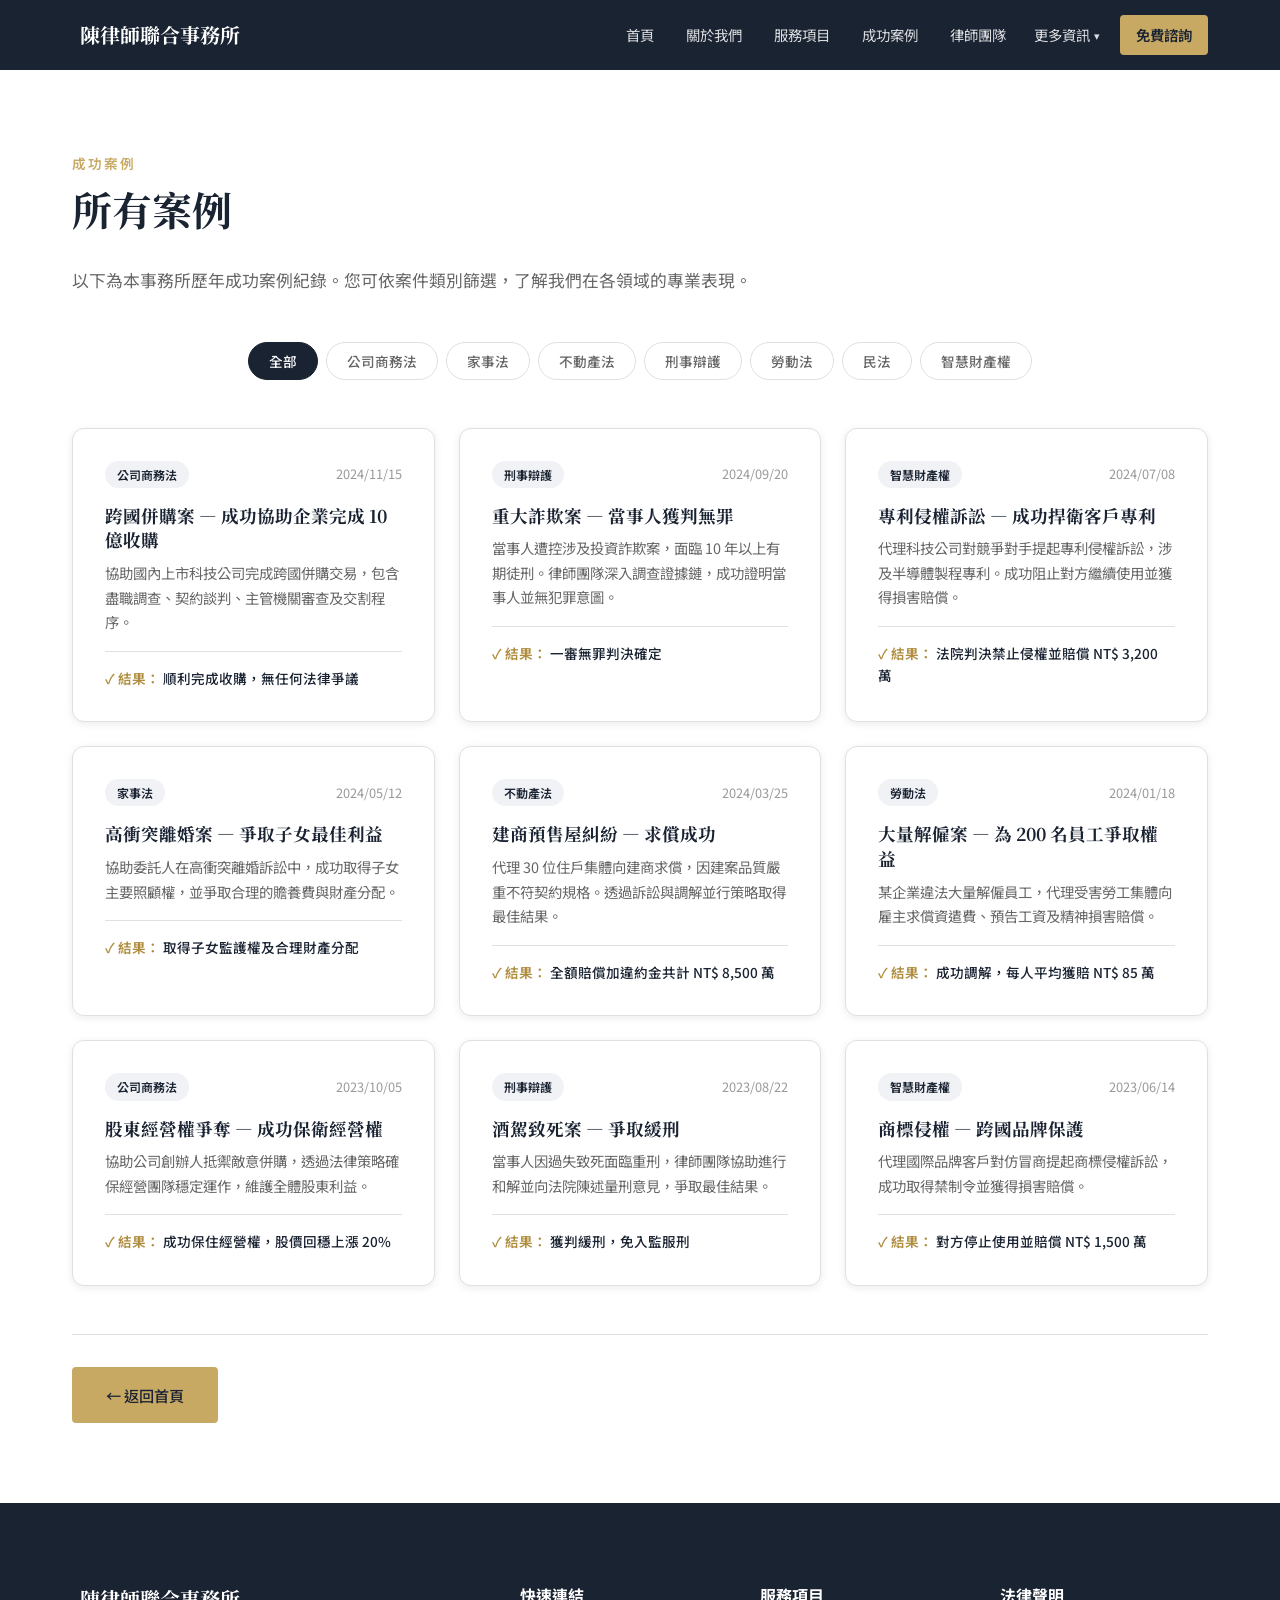
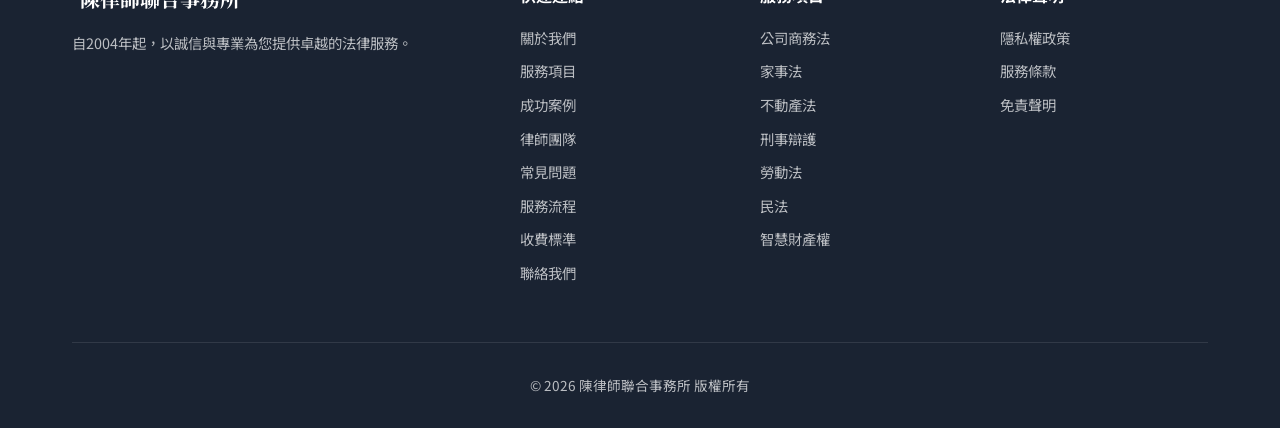
<file: cases.html>
<!DOCTYPE html>
<html lang="zh-Hant">
<head>
    <meta charset="UTF-8">
    <meta name="viewport" content="width=device-width, initial-scale=1.0">
    <title>成功案例 | 陳律師聯合事務所</title>
    <link rel="stylesheet" href="styles.css">
    <link rel="preconnect" href="https://fonts.googleapis.com">
    <link rel="preconnect" href="https://fonts.gstatic.com" crossorigin>
    <link href="https://fonts.googleapis.com/css2?family=Noto+Serif+TC:wght@400;700&family=Noto+Sans+TC:wght@300;400;500;600&display=swap" rel="stylesheet">
</head>
<body>
    <!-- 導航列（由 components.js 動態載入） -->
    <div id="nav-placeholder"></div>

    <!-- 成功案例完整列表 -->
    <main class="page-content">
        <div class="container">
            <span class="section-tag">成功案例</span>
            <h1 class="section-title">所有案例</h1>
            <p class="page-intro">以下為本事務所歷年成功案例紀錄。您可依案件類別篩選，了解我們在各領域的專業表現。</p>

            <div class="cases-filter" id="casesFilter">
                <!-- 篩選標籤由 JS 動態產生 -->
            </div>
            <div class="cases-grid" id="casesAll">
                <!-- 所有案例由 JS 動態產生 -->
            </div>

            <div class="disclaimer-back">
                <a href="index.html" class="btn btn-primary">← 返回首頁</a>
            </div>
        </div>
    </main>

    <!-- 頁尾（由 components.js 動態載入） -->
    <div id="footer-placeholder"></div>

    <script src="data/navigation.js"></script>
    <script src="components.js"></script>
    <script src="data/services.js"></script>
    <script src="data/cases.js"></script>
    <script src="script.js"></script>
</body>
</html>
</file>
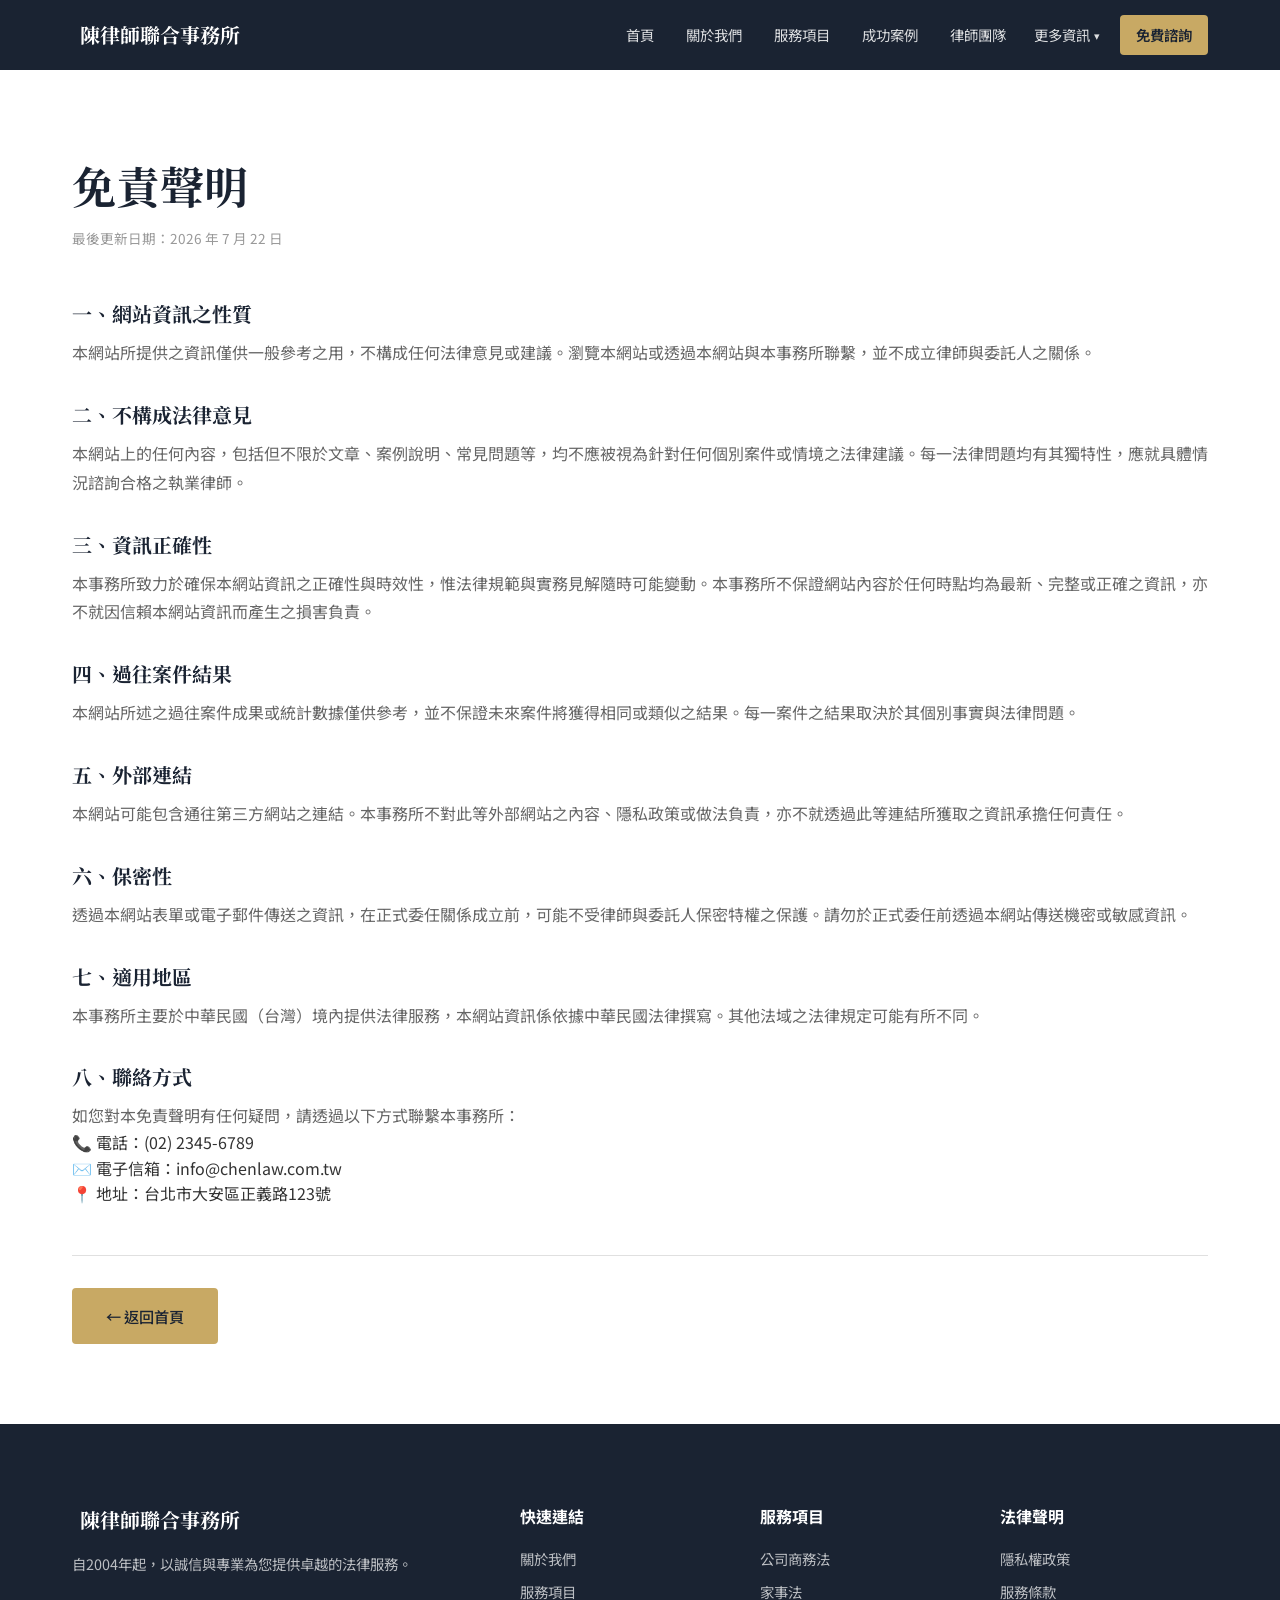
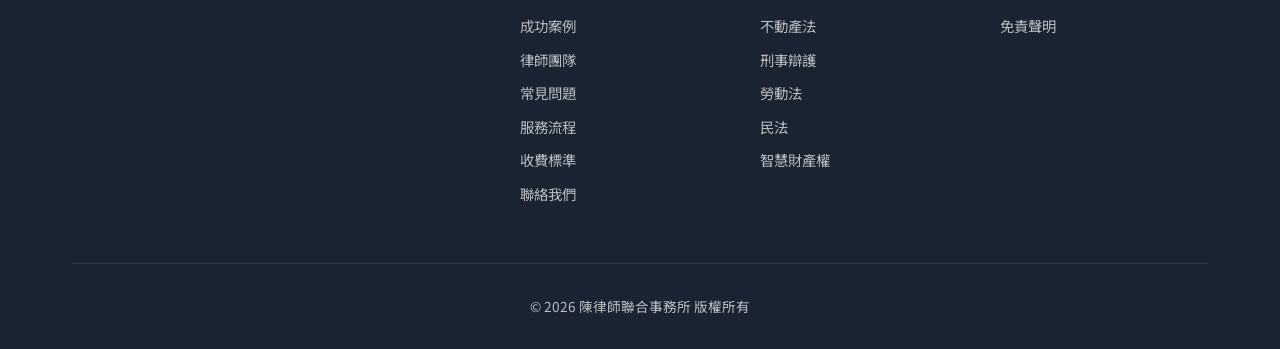
<file: disclaimer.html>
<!DOCTYPE html>
<html lang="zh-Hant">
<head>
    <meta charset="UTF-8">
    <meta name="viewport" content="width=device-width, initial-scale=1.0">
    <title>免責聲明 | 陳律師聯合事務所</title>
    <link rel="stylesheet" href="styles.css">
    <link rel="preconnect" href="https://fonts.googleapis.com">
    <link rel="preconnect" href="https://fonts.gstatic.com" crossorigin>
    <link href="https://fonts.googleapis.com/css2?family=Noto+Serif+TC:wght@400;700&family=Noto+Sans+TC:wght@300;400;500;600&display=swap" rel="stylesheet">
</head>
<body>
    <!-- 導航列（由 components.js 動態載入） -->
    <div id="nav-placeholder"></div>

    <main class="disclaimer-page">
        <div class="container" id="legalContent" data-page="disclaimer">
            <!-- 內容由 JS 動態產生 -->
        </div>
    </main>

    <!-- 頁尾（由 components.js 動態載入） -->
    <div id="footer-placeholder"></div>

    <script src="data/navigation.js"></script>
    <script src="data/services.js"></script>
    <script src="components.js"></script>
    <script src="data/legal.js"></script>
    <script src="script.js"></script>
</body>
</html>
</file>
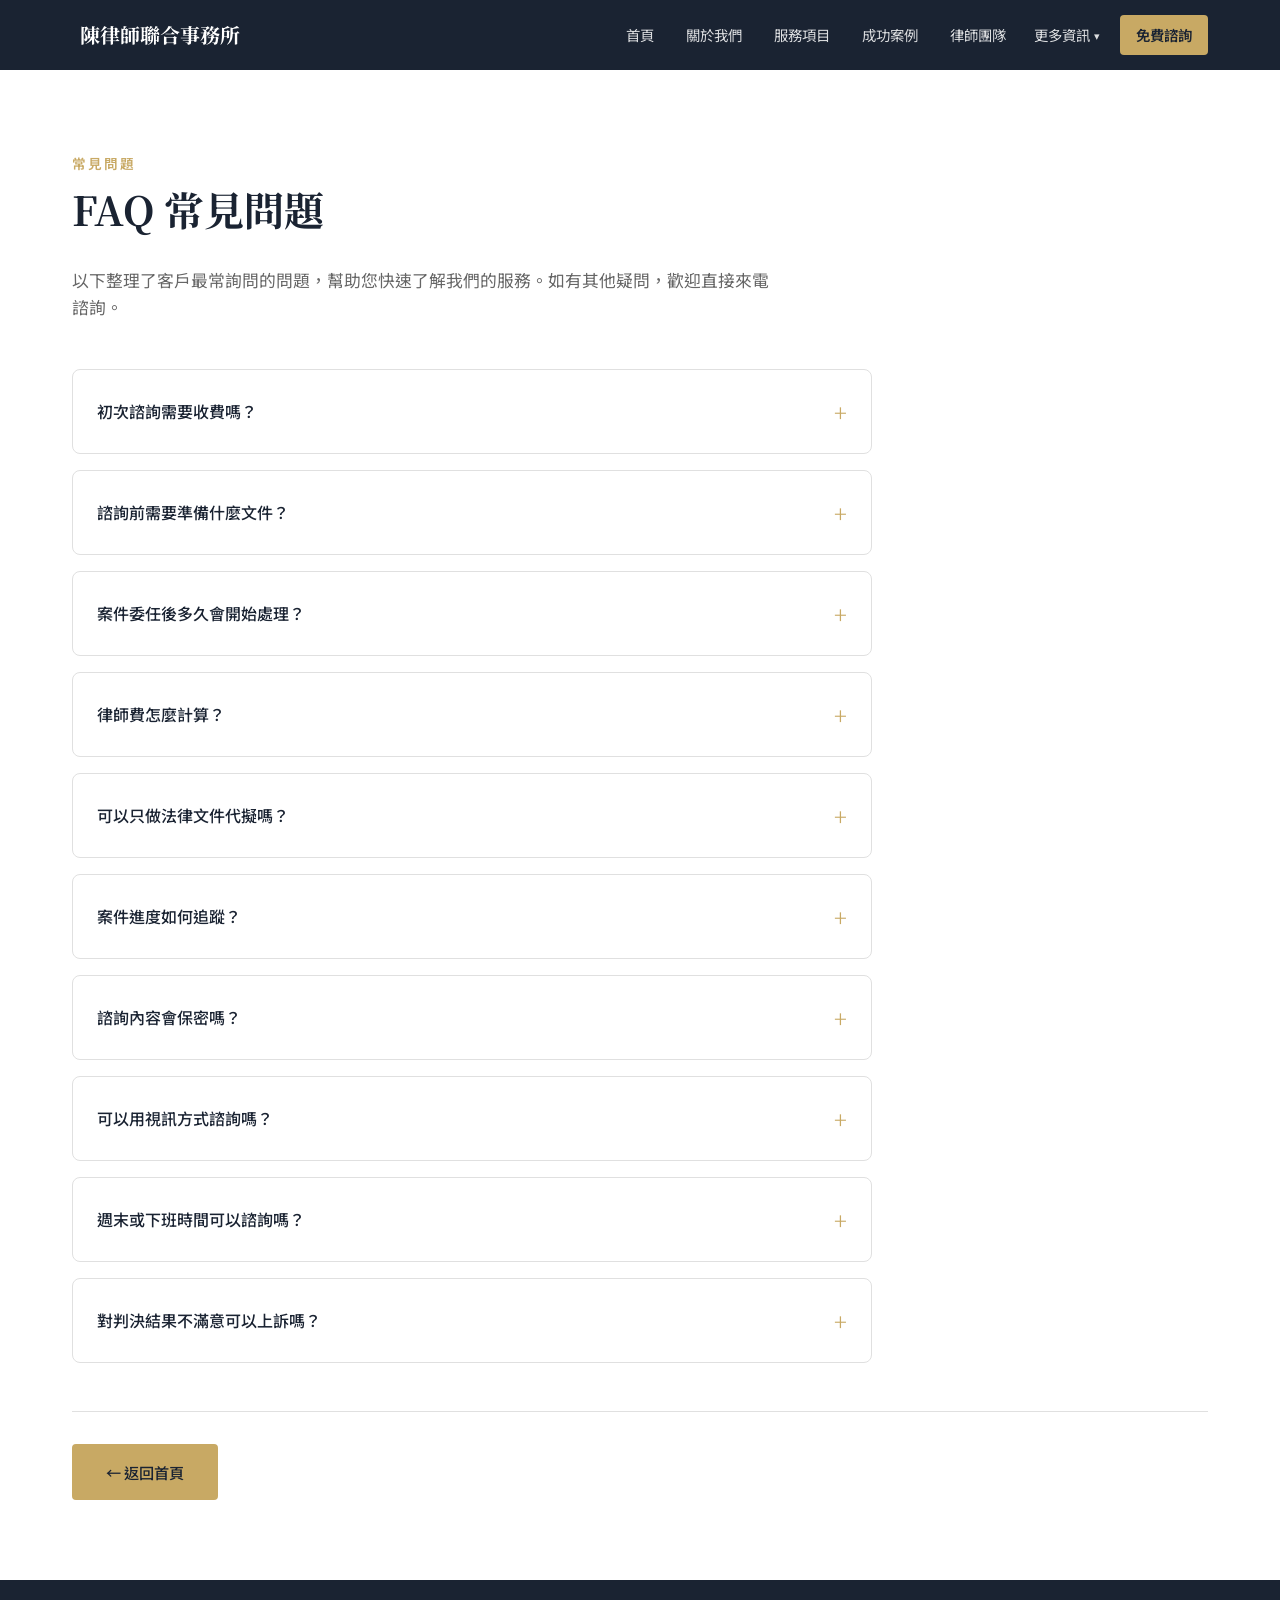
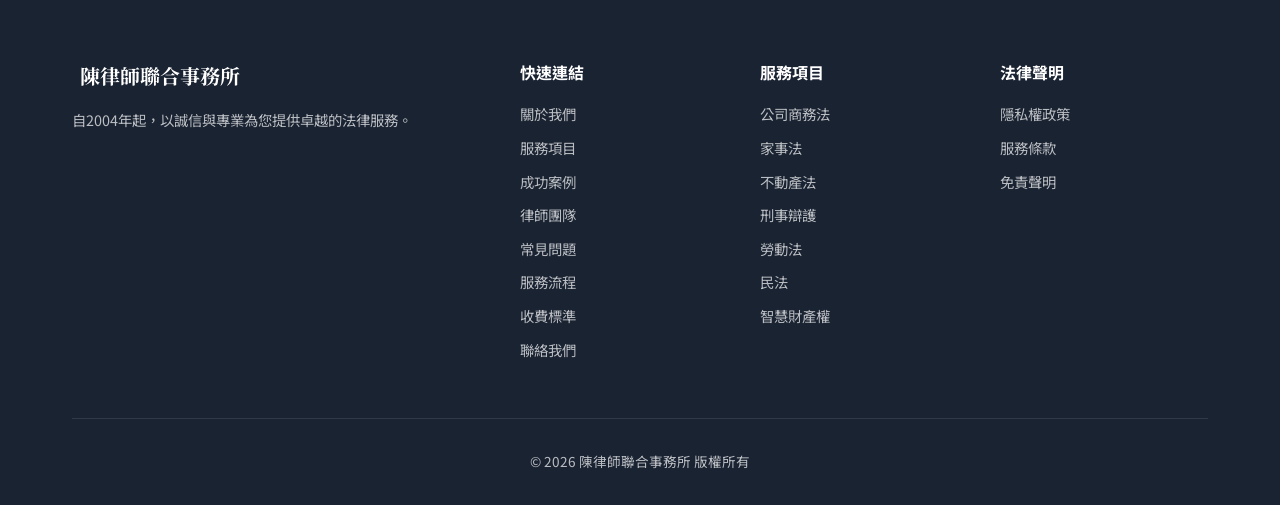
<file: faq.html>
<!DOCTYPE html>
<html lang="zh-Hant">
<head>
    <meta charset="UTF-8">
    <meta name="viewport" content="width=device-width, initial-scale=1.0">
    <title>常見問題 | 陳律師聯合事務所</title>
    <link rel="stylesheet" href="styles.css">
    <link rel="preconnect" href="https://fonts.googleapis.com">
    <link rel="preconnect" href="https://fonts.gstatic.com" crossorigin>
    <link href="https://fonts.googleapis.com/css2?family=Noto+Serif+TC:wght@400;700&family=Noto+Sans+TC:wght@300;400;500;600&display=swap" rel="stylesheet">
</head>
<body>
    <!-- 導航列（由 components.js 動態載入） -->
    <div id="nav-placeholder"></div>

    <!-- FAQ 內容 -->
    <main class="page-content">
        <div class="container">
            <span class="section-tag">常見問題</span>
            <h1 class="section-title">FAQ 常見問題</h1>
            <p class="page-intro">以下整理了客戶最常詢問的問題，幫助您快速了解我們的服務。如有其他疑問，歡迎直接來電諮詢。</p>
            <div class="faq-list" id="faqList">
                <!-- FAQ 由 JS 動態產生 -->
            </div>
            <div class="disclaimer-back">
                <a href="index.html" class="btn btn-primary">← 返回首頁</a>
            </div>
        </div>
    </main>

    <!-- 頁尾（由 components.js 動態載入） -->
    <div id="footer-placeholder"></div>

    <script src="data/navigation.js"></script>
    <script src="data/services.js"></script>
    <script src="components.js"></script>
    <script src="data/faq.js"></script>
    <script src="script.js"></script>
</body>
</html>
</file>
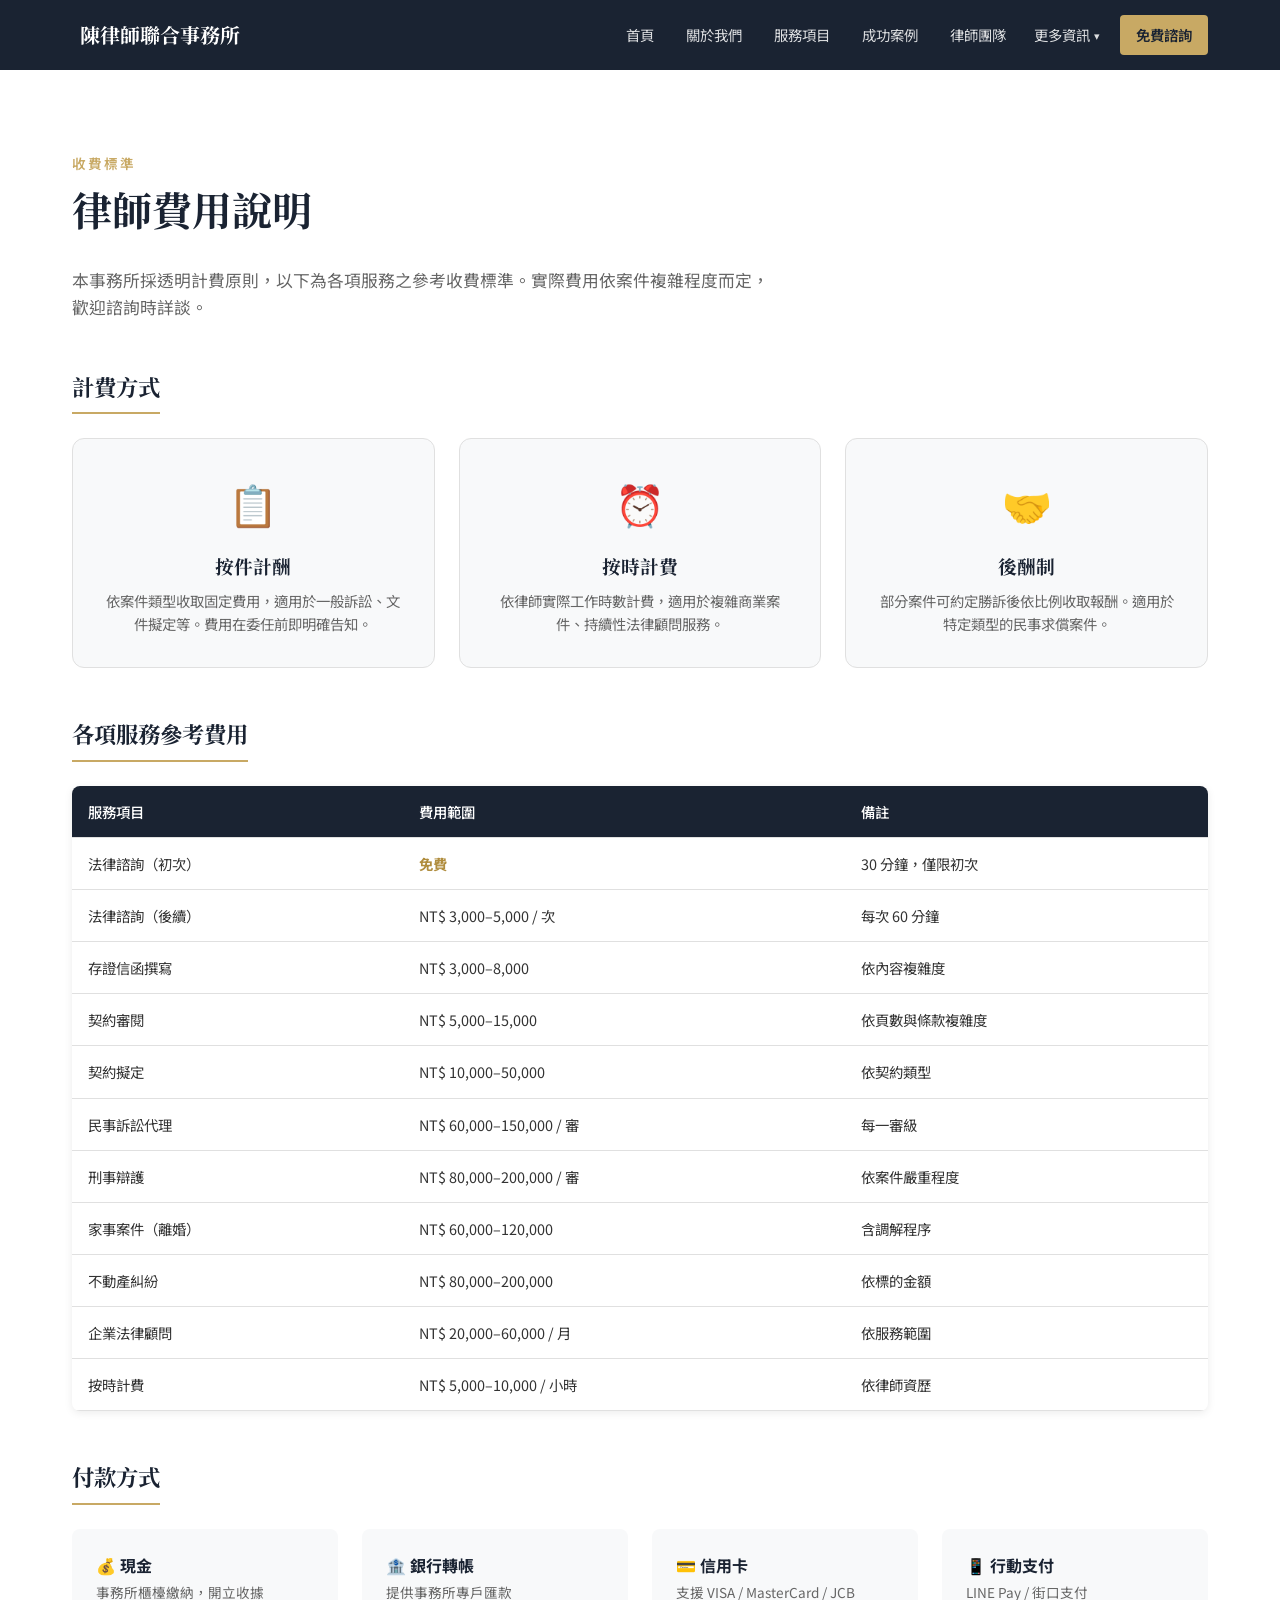
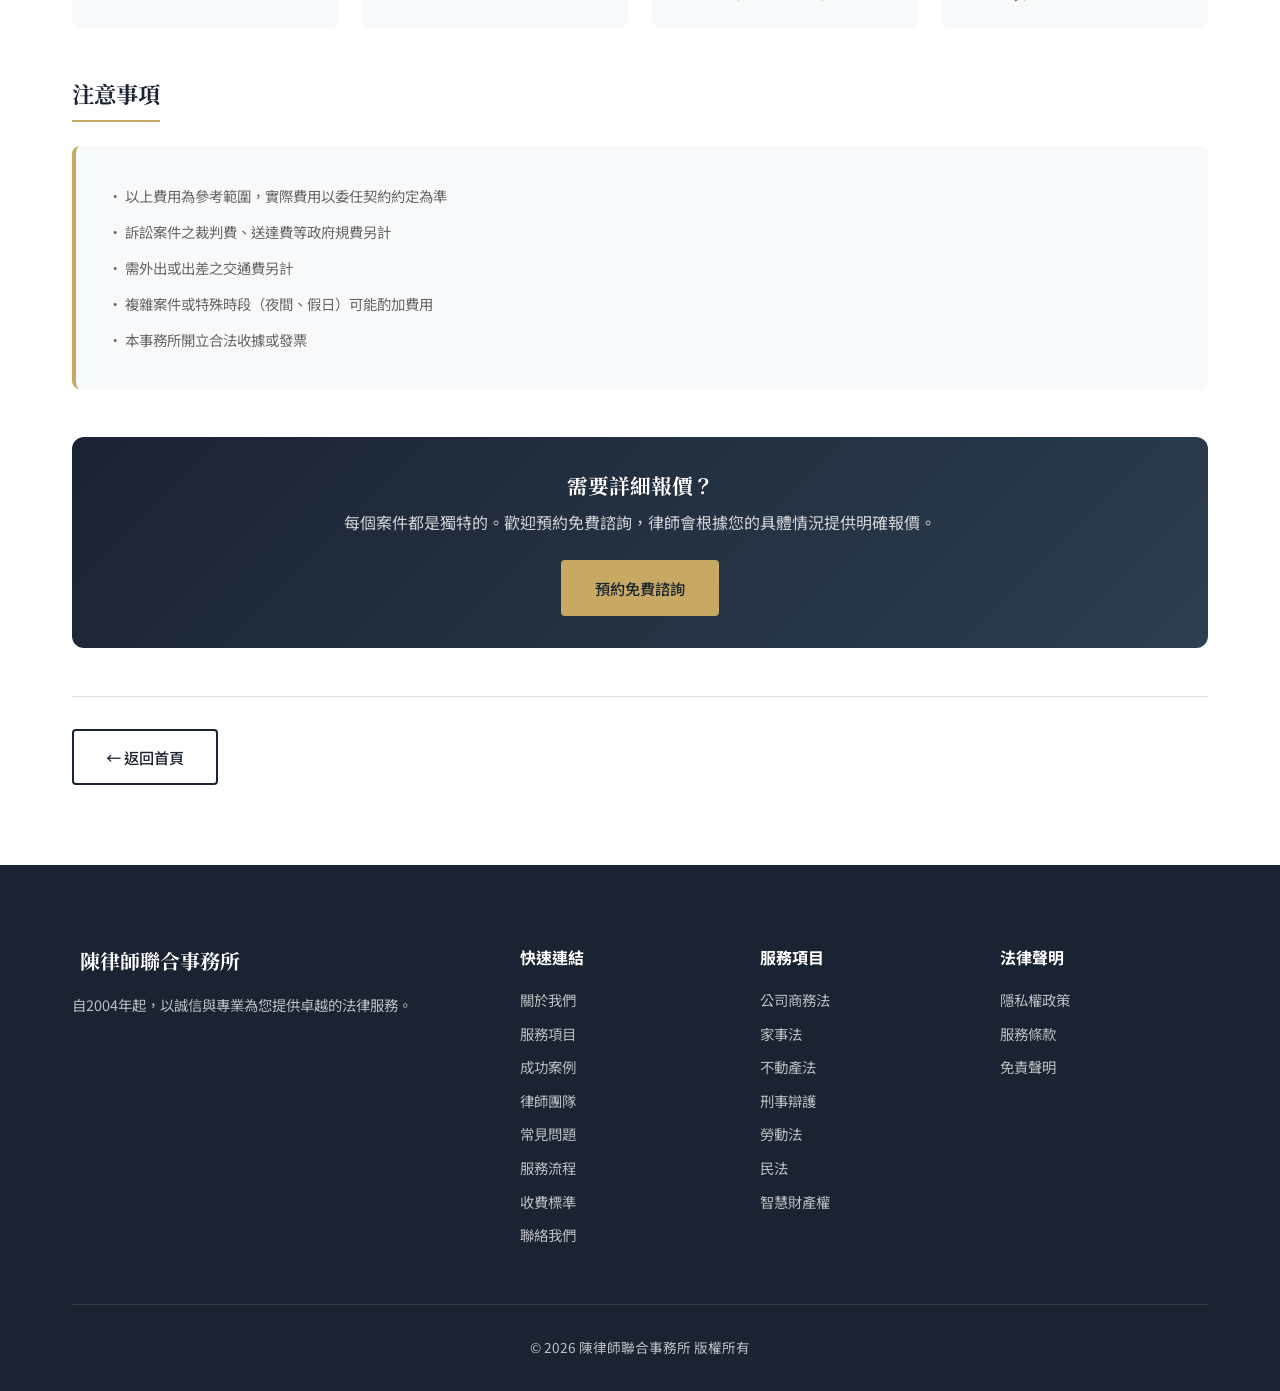
<file: pricing.html>
<!DOCTYPE html>
<html lang="zh-Hant">
<head>
    <meta charset="UTF-8">
    <meta name="viewport" content="width=device-width, initial-scale=1.0">
    <title>收費標準 | 陳律師聯合事務所</title>
    <link rel="stylesheet" href="styles.css">
    <link rel="preconnect" href="https://fonts.googleapis.com">
    <link rel="preconnect" href="https://fonts.gstatic.com" crossorigin>
    <link href="https://fonts.googleapis.com/css2?family=Noto+Serif+TC:wght@400;700&family=Noto+Sans+TC:wght@300;400;500;600&display=swap" rel="stylesheet">
</head>
<body>
    <!-- 導航列（由 components.js 動態載入） -->
    <div id="nav-placeholder"></div>

    <!-- 收費標準內容 -->
    <main class="page-content">
        <div class="container" id="pricingContent">
            <!-- 收費標準由 JS 動態產生 -->
        </div>
    </main>

    <!-- 頁尾（由 components.js 動態載入） -->
    <div id="footer-placeholder"></div>

    <script src="data/navigation.js"></script>
    <script src="data/services.js"></script>
    <script src="components.js"></script>
    <script src="data/pricing.js"></script>
    <script src="script.js"></script>
</body>
</html>
</file>
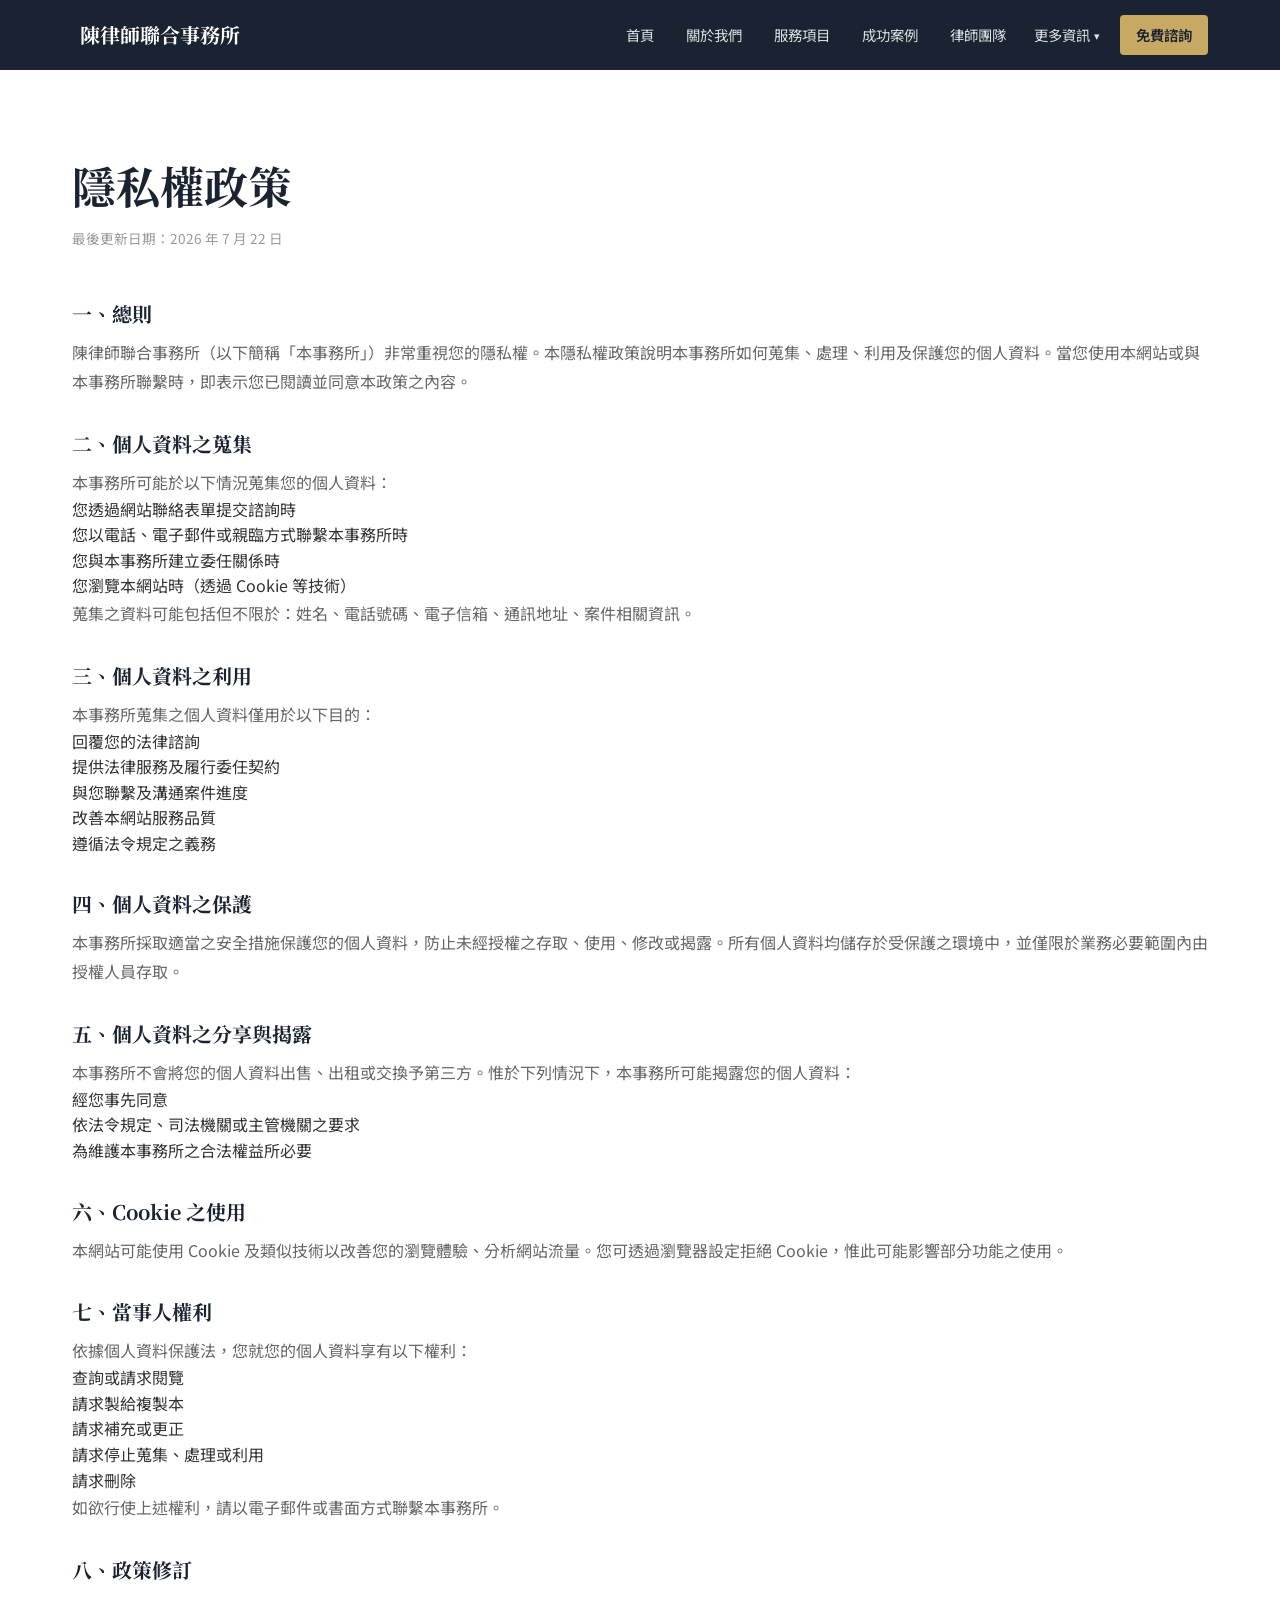
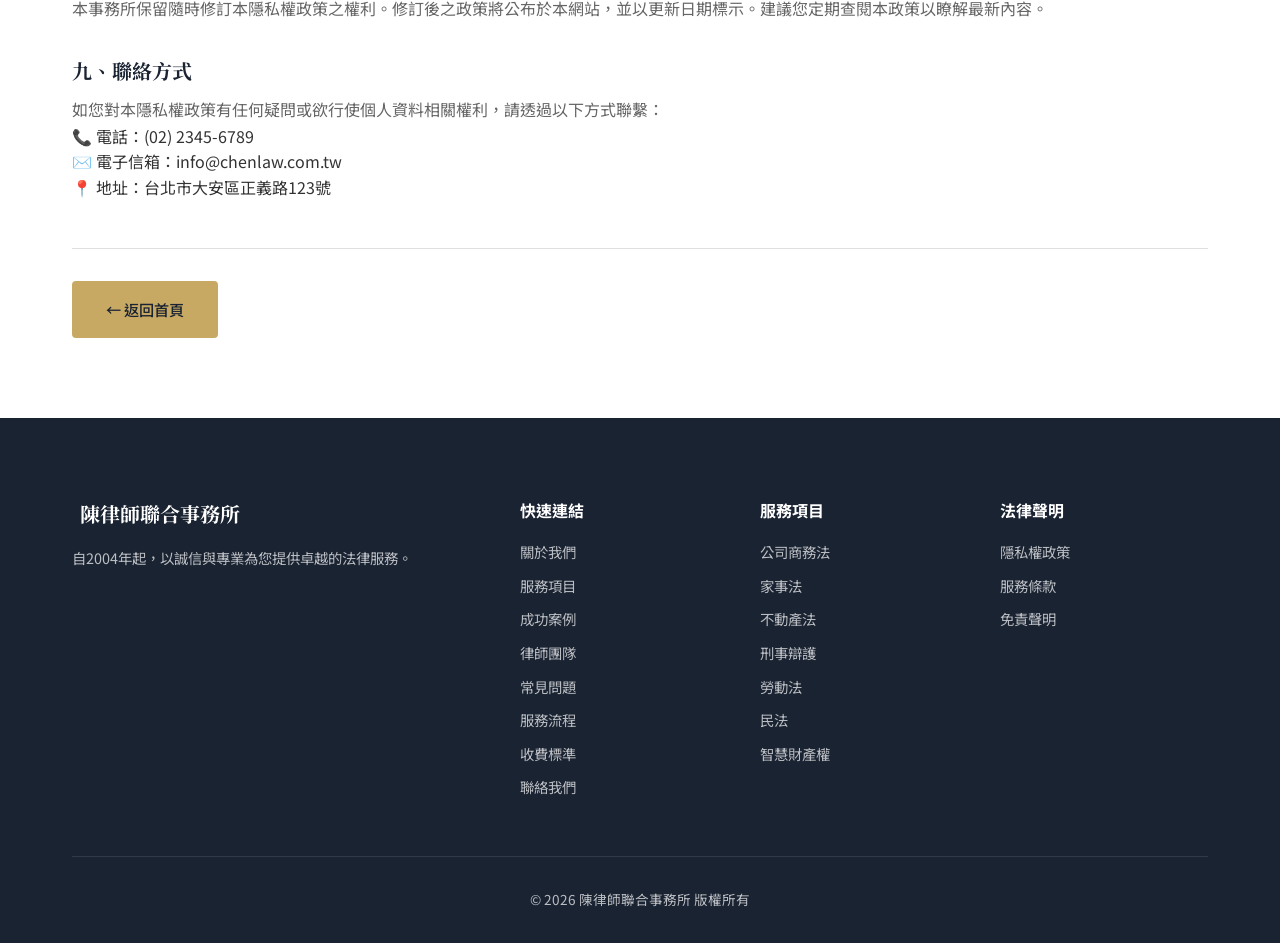
<file: privacy.html>
<!DOCTYPE html>
<html lang="zh-Hant">
<head>
    <meta charset="UTF-8">
    <meta name="viewport" content="width=device-width, initial-scale=1.0">
    <title>隱私權政策 | 陳律師聯合事務所</title>
    <link rel="stylesheet" href="styles.css">
    <link rel="preconnect" href="https://fonts.googleapis.com">
    <link rel="preconnect" href="https://fonts.gstatic.com" crossorigin>
    <link href="https://fonts.googleapis.com/css2?family=Noto+Serif+TC:wght@400;700&family=Noto+Sans+TC:wght@300;400;500;600&display=swap" rel="stylesheet">
</head>
<body>
    <!-- 導航列（由 components.js 動態載入） -->
    <div id="nav-placeholder"></div>

    <main class="disclaimer-page">
        <div class="container" id="legalContent" data-page="privacy">
            <!-- 內容由 JS 動態產生 -->
        </div>
    </main>

    <!-- 頁尾（由 components.js 動態載入） -->
    <div id="footer-placeholder"></div>

    <script src="data/navigation.js"></script>
    <script src="data/services.js"></script>
    <script src="components.js"></script>
    <script src="data/legal.js"></script>
    <script src="script.js"></script>
</body>
</html>
</file>
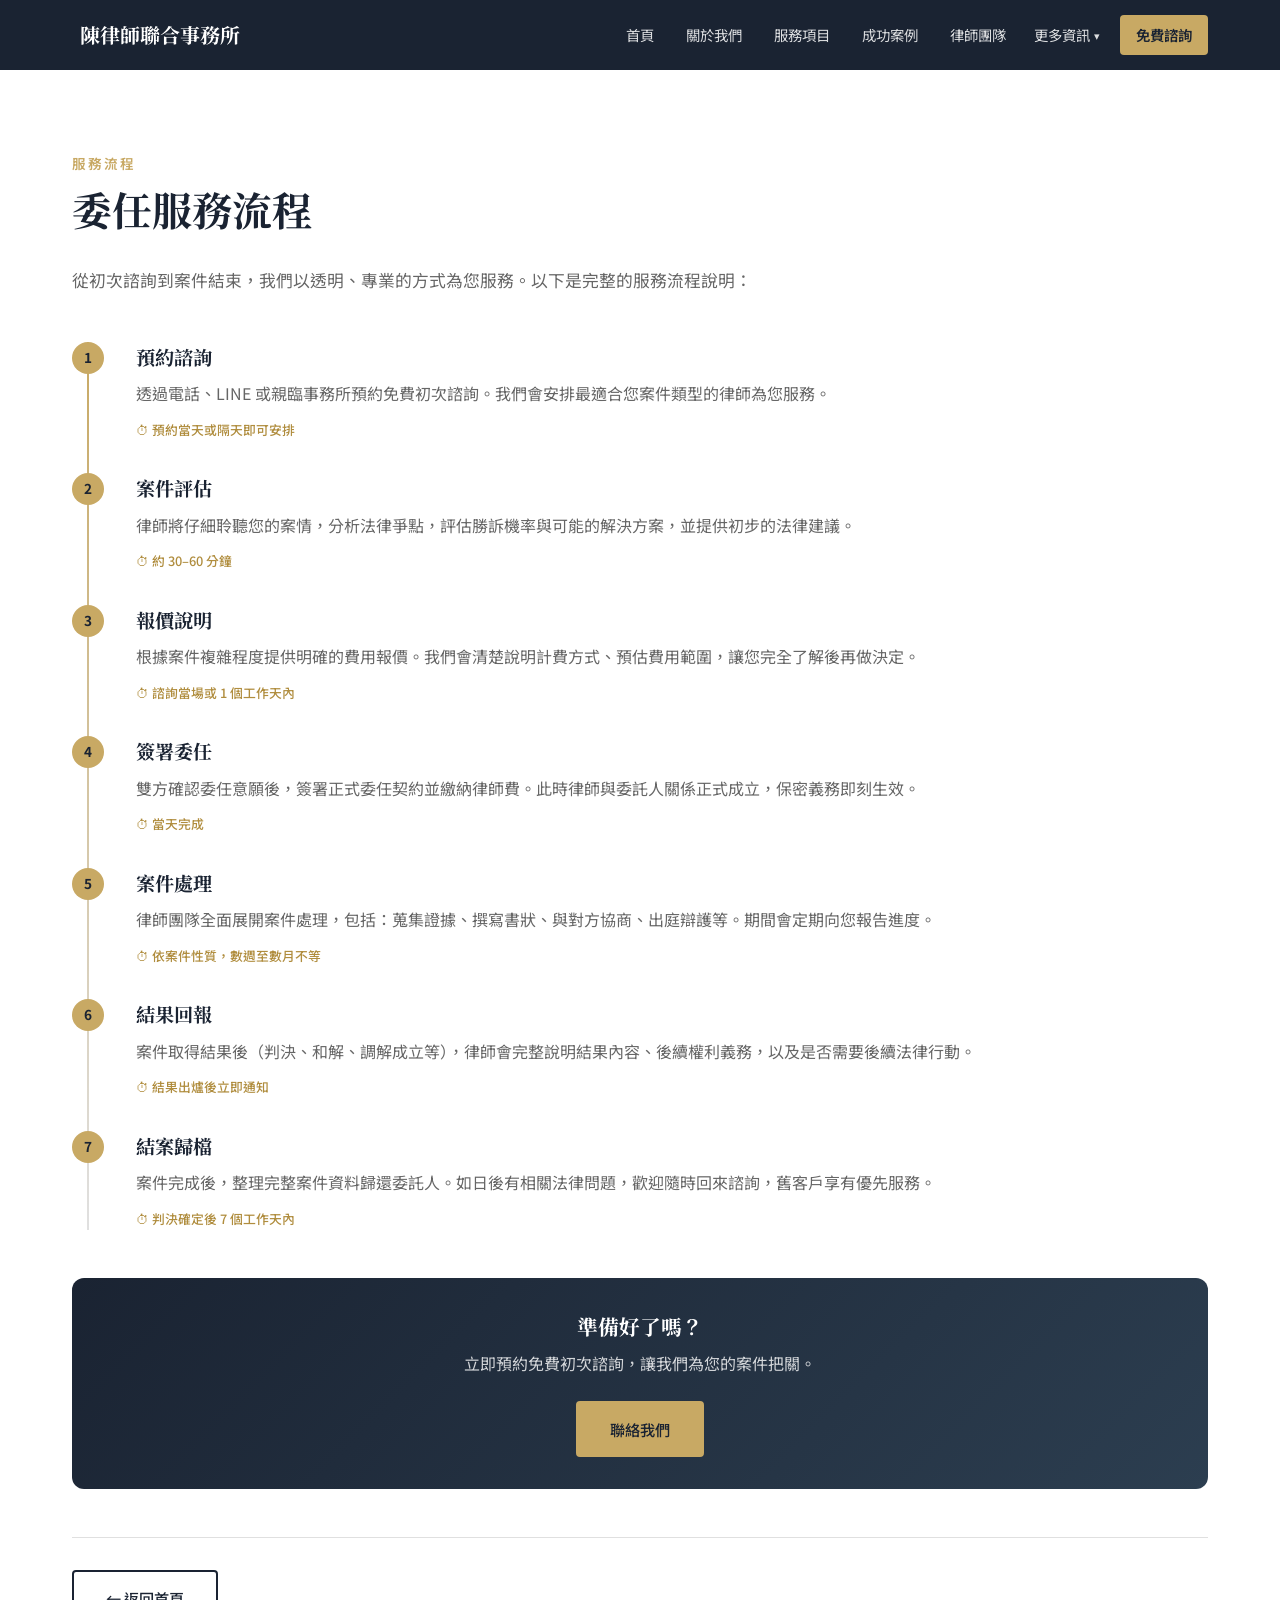
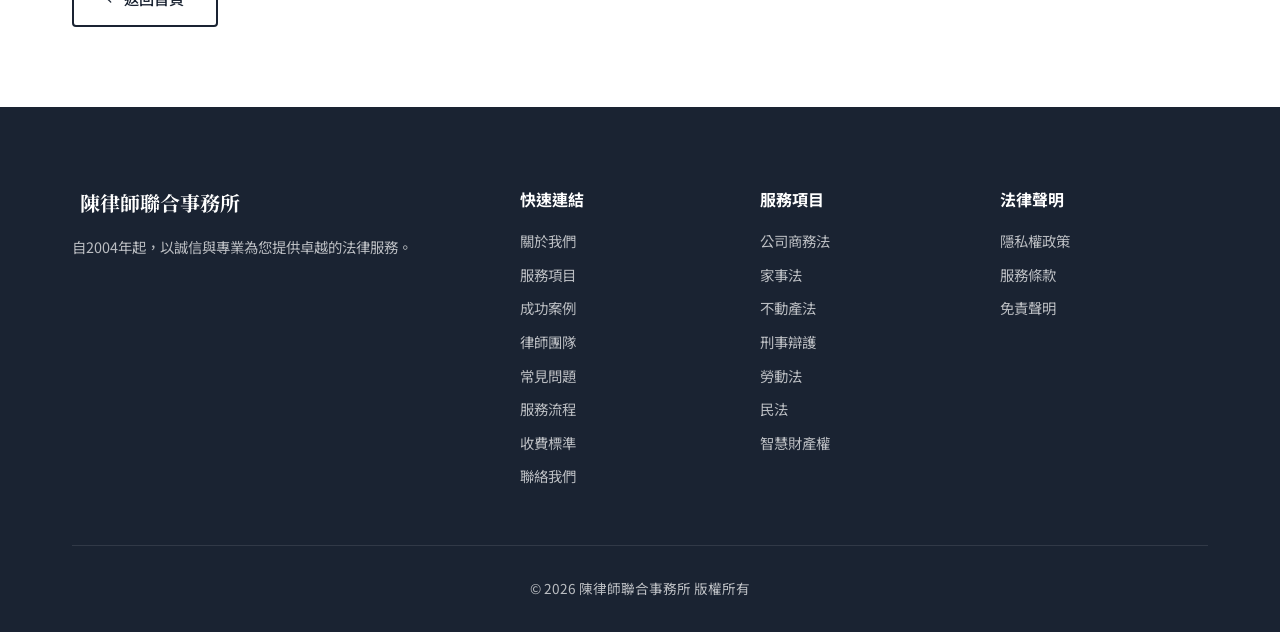
<file: process.html>
<!DOCTYPE html>
<html lang="zh-Hant">
<head>
    <meta charset="UTF-8">
    <meta name="viewport" content="width=device-width, initial-scale=1.0">
    <title>服務流程 | 陳律師聯合事務所</title>
    <link rel="stylesheet" href="styles.css">
    <link rel="preconnect" href="https://fonts.googleapis.com">
    <link rel="preconnect" href="https://fonts.gstatic.com" crossorigin>
    <link href="https://fonts.googleapis.com/css2?family=Noto+Serif+TC:wght@400;700&family=Noto+Sans+TC:wght@300;400;500;600&display=swap" rel="stylesheet">
</head>
<body>
    <!-- 導航列（由 components.js 動態載入） -->
    <div id="nav-placeholder"></div>

    <!-- 服務流程內容 -->
    <main class="page-content">
        <div class="container" id="processContent">
            <!-- 服務流程由 JS 動態產生 -->
        </div>
    </main>

    <!-- 頁尾（由 components.js 動態載入） -->
    <div id="footer-placeholder"></div>

    <script src="data/navigation.js"></script>
    <script src="data/services.js"></script>
    <script src="components.js"></script>
    <script src="data/process.js"></script>
    <script src="script.js"></script>
</body>
</html>
</file>
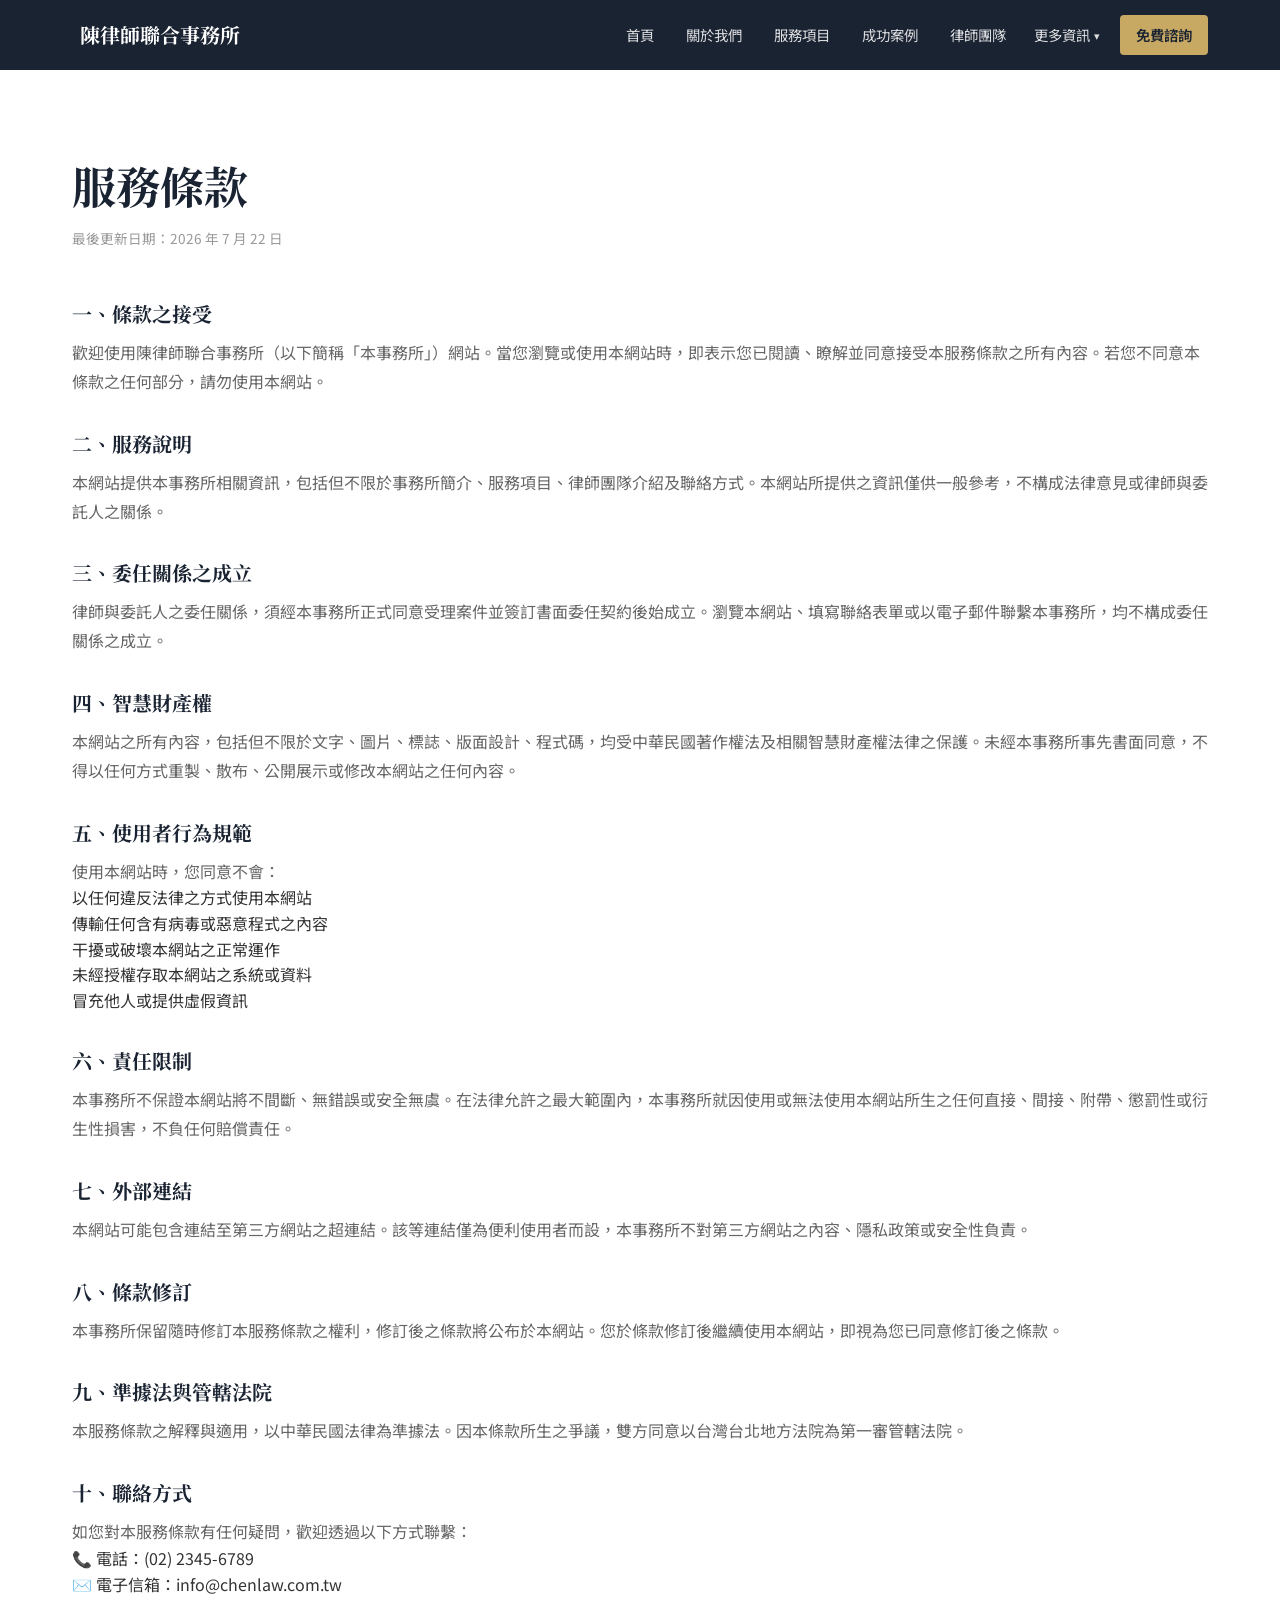
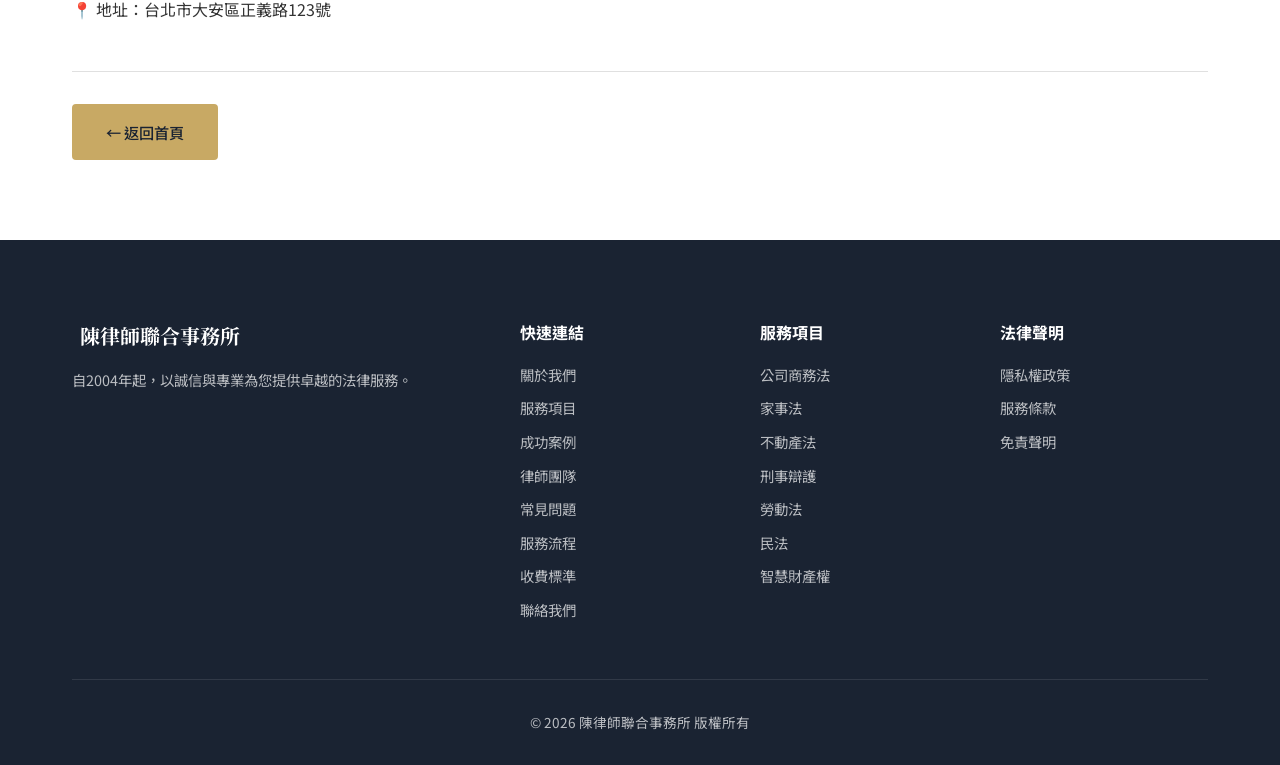
<file: terms.html>
<!DOCTYPE html>
<html lang="zh-Hant">
<head>
    <meta charset="UTF-8">
    <meta name="viewport" content="width=device-width, initial-scale=1.0">
    <title>服務條款 | 陳律師聯合事務所</title>
    <link rel="stylesheet" href="styles.css">
    <link rel="preconnect" href="https://fonts.googleapis.com">
    <link rel="preconnect" href="https://fonts.gstatic.com" crossorigin>
    <link href="https://fonts.googleapis.com/css2?family=Noto+Serif+TC:wght@400;700&family=Noto+Sans+TC:wght@300;400;500;600&display=swap" rel="stylesheet">
</head>
<body>
    <!-- 導航列（由 components.js 動態載入） -->
    <div id="nav-placeholder"></div>

    <main class="disclaimer-page">
        <div class="container" id="legalContent" data-page="terms">
            <!-- 內容由 JS 動態產生 -->
        </div>
    </main>

    <!-- 頁尾（由 components.js 動態載入） -->
    <div id="footer-placeholder"></div>

    <script src="data/navigation.js"></script>
    <script src="data/services.js"></script>
    <script src="components.js"></script>
    <script src="data/legal.js"></script>
    <script src="script.js"></script>
</body>
</html>
</file>
<file: styles.css>
/* ===== CSS Reset & Variables ===== */
*,
*::before,
*::after {
    margin: 0;
    padding: 0;
    box-sizing: border-box;
}

:root {
    /* Colors */
    --color-primary: #1a2332;
    --color-primary-light: #2c3e50;
    --color-accent: #c8a964;
    --color-accent-dark: #b08d3e;
    --color-text: #333333;
    --color-text-light: #666666;
    --color-text-muted: #999999;
    --color-white: #ffffff;
    --color-bg: #f8f9fa;
    --color-bg-alt: #f0f2f5;
    --color-border: #e0e0e0;

    /* Typography */
    --font-heading: 'Noto Serif TC', '思源宋體', Georgia, serif;
    --font-body: 'Noto Sans TC', '思源黑體', -apple-system, BlinkMacSystemFont, sans-serif;

    /* Spacing */
    --space-xs: 0.5rem;
    --space-sm: 1rem;
    --space-md: 1.5rem;
    --space-lg: 2rem;
    --space-xl: 3rem;
    --space-2xl: 5rem;

    /* Transitions */
    --transition: all 0.3s ease;

    /* Shadows */
    --shadow-sm: 0 2px 8px rgba(0, 0, 0, 0.08);
    --shadow-md: 0 4px 16px rgba(0, 0, 0, 0.1);
    --shadow-lg: 0 8px 32px rgba(0, 0, 0, 0.12);

    /* Border Radius */
    --radius-sm: 4px;
    --radius-md: 8px;
    --radius-lg: 12px;
}

html {
    scroll-behavior: smooth;
    scroll-padding-top: 80px;
}

body {
    font-family: var(--font-body);
    font-size: 16px;
    line-height: 1.6;
    color: var(--color-text);
    background-color: var(--color-white);
    overflow-x: hidden;
}

img {
    max-width: 100%;
    height: auto;
    display: block;
}

a {
    text-decoration: none;
    color: inherit;
    transition: var(--transition);
}

ul {
    list-style: none;
}

/* ===== Utility Classes ===== */
.container {
    width: 100%;
    max-width: 1200px;
    margin: 0 auto;
    padding: 0 var(--space-sm);
}

.section-tag {
    display: inline-block;
    font-size: 0.85rem;
    font-weight: 600;
    color: var(--color-accent);
    text-transform: uppercase;
    letter-spacing: 2px;
    margin-bottom: var(--space-xs);
}

.section-tag--center {
    display: block;
    text-align: center;
}

.section-title {
    font-family: var(--font-heading);
    font-size: clamp(1.75rem, 4vw, 2.5rem);
    color: var(--color-primary);
    margin-bottom: var(--space-lg);
    line-height: 1.3;
}

.section-title--center {
    text-align: center;
}

/* ===== Buttons ===== */
.btn {
    display: inline-block;
    padding: 0.875rem 2rem;
    font-size: 0.95rem;
    font-weight: 500;
    border-radius: var(--radius-sm);
    cursor: pointer;
    transition: var(--transition);
    border: 2px solid transparent;
    text-align: center;
}

.btn-primary {
    background-color: var(--color-accent);
    color: var(--color-primary);
    border-color: var(--color-accent);
}

.btn-primary:hover {
    background-color: var(--color-accent-dark);
    border-color: var(--color-accent-dark);
    transform: translateY(-2px);
    box-shadow: var(--shadow-md);
}

.btn-secondary {
    background-color: transparent;
    color: var(--color-white);
    border-color: var(--color-white);
}

.btn-secondary:hover {
    background-color: var(--color-white);
    color: var(--color-primary);
    transform: translateY(-2px);
}


/* ===== Header ===== */
.header {
    position: fixed;
    top: 0;
    left: 0;
    width: 100%;
    z-index: 1000;
    background-color: var(--color-primary);
    transition: var(--transition);
}

.header.scrolled {
    box-shadow: var(--shadow-md);
    background-color: rgba(26, 35, 50, 0.98);
}

.header .container {
    display: flex;
    align-items: center;
    justify-content: space-between;
    height: 70px;
}

.logo {
    display: flex;
    align-items: center;
    gap: var(--space-xs);
}

.logo-icon {
    font-size: 1.5rem;
}

.logo-text {
    font-family: var(--font-heading);
    font-size: 1.25rem;
    font-weight: 700;
    color: var(--color-white);
}

/* Navigation */
.nav {
    position: fixed;
    top: 70px;
    left: 0;
    width: 100%;
    background-color: var(--color-primary);
    padding: var(--space-md);
    transform: translateY(-100%);
    opacity: 0;
    visibility: hidden;
    transition: var(--transition);
    z-index: 999;
}

.nav.active {
    transform: translateY(0);
    opacity: 1;
    visibility: visible;
}

.nav-list {
    display: flex;
    flex-direction: column;
    gap: var(--space-xs);
}

.nav-link {
    display: block;
    padding: 0.75rem var(--space-sm);
    color: rgba(255, 255, 255, 0.85);
    font-size: 0.95rem;
    font-weight: 400;
    border-radius: var(--radius-sm);
}

.nav-link:hover {
    color: var(--color-white);
    background-color: rgba(255, 255, 255, 0.1);
}

.nav-link--cta {
    background-color: var(--color-accent);
    color: var(--color-primary);
    font-weight: 600;
    text-align: center;
    margin-top: var(--space-xs);
}

.nav-link--cta:hover {
    background-color: var(--color-accent-dark);
    color: var(--color-primary);
}

/* Hamburger */
.hamburger {
    display: flex;
    flex-direction: column;
    justify-content: center;
    gap: 5px;
    width: 30px;
    height: 30px;
    background: none;
    border: none;
    cursor: pointer;
    padding: 0;
    z-index: 1001;
}

.hamburger-line {
    display: block;
    width: 100%;
    height: 2px;
    background-color: var(--color-white);
    border-radius: 2px;
    transition: var(--transition);
}

.hamburger.active .hamburger-line:nth-child(1) {
    transform: translateY(7px) rotate(45deg);
}

.hamburger.active .hamburger-line:nth-child(2) {
    opacity: 0;
}

.hamburger.active .hamburger-line:nth-child(3) {
    transform: translateY(-7px) rotate(-45deg);
}

/* ===== Hero Section ===== */
.hero {
    position: relative;
    min-height: 100vh;
    display: flex;
    align-items: center;
    background: linear-gradient(135deg, #1a2332 0%, #2c3e50 50%, #1a2332 100%);
    padding: 120px 0 var(--space-2xl);
}

.hero-overlay {
    position: absolute;
    top: 0;
    left: 0;
    width: 100%;
    height: 100%;
    background: url("data:image/svg+xml,%3Csvg width='60' height='60' viewBox='0 0 60 60' xmlns='http://www.w3.org/2000/svg'%3E%3Cg fill='none' fill-rule='evenodd'%3E%3Cg fill='%23ffffff' fill-opacity='0.03'%3E%3Cpath d='M36 34v-4h-2v4h-4v2h4v4h2v-4h4v-2h-4zm0-30V0h-2v4h-4v2h4v4h2V6h4V4h-4zM6 34v-4H4v4H0v2h4v4h2v-4h4v-2H6zM6 4V0H4v4H0v2h4v4h2V6h4V4H6z'/%3E%3C/g%3E%3C/g%3E%3C/svg%3E");
    opacity: 0.5;
}

.hero-content {
    position: relative;
    z-index: 1;
}

.hero-title {
    font-family: var(--font-heading);
    font-size: clamp(2.5rem, 7vw, 4.5rem);
    font-weight: 700;
    color: var(--color-white);
    line-height: 1.15;
    margin-bottom: var(--space-md);
}

.hero-subtitle {
    font-size: clamp(1rem, 2vw, 1.25rem);
    color: rgba(255, 255, 255, 0.8);
    max-width: 600px;
    margin-bottom: var(--space-lg);
    line-height: 1.7;
}

.hero-buttons {
    display: flex;
    flex-wrap: wrap;
    gap: var(--space-sm);
}

/* ===== Stats Section ===== */
.stats {
    background-color: var(--color-accent);
    padding: var(--space-lg) 0;
}

.stats-grid {
    display: grid;
    grid-template-columns: repeat(2, 1fr);
    gap: var(--space-md);
    text-align: center;
}

.stat-item {
    padding: var(--space-sm);
}

.stat-number {
    display: block;
    font-family: var(--font-heading);
    font-size: clamp(1.75rem, 4vw, 2.5rem);
    font-weight: 700;
    color: var(--color-primary);
}

.stat-label {
    font-size: 0.85rem;
    font-weight: 500;
    color: var(--color-primary-light);
    text-transform: uppercase;
    letter-spacing: 1px;
}

/* ===== About Section ===== */
.about {
    padding: var(--space-2xl) 0;
    background-color: var(--color-white);
}

.about-grid {
    display: grid;
    grid-template-columns: 1fr;
    gap: var(--space-xl);
    align-items: center;
}


.about-text {
    color: var(--color-text-light);
    margin-bottom: var(--space-sm);
}

.about-features {
    margin-top: var(--space-md);
    display: grid;
    grid-template-columns: 1fr;
    gap: var(--space-xs);
}

.about-features li {
    padding: 0.5rem 0;
    font-weight: 500;
    color: var(--color-primary);
}

/* ===== Services Section ===== */
.services {
    padding: var(--space-2xl) 0;
    background-color: var(--color-bg);
}

.services-grid {
    display: grid;
    grid-template-columns: 1fr;
    gap: var(--space-md);
    margin-top: var(--space-xl);
}

.service-card {
    background-color: var(--color-white);
    border-radius: var(--radius-lg);
    box-shadow: var(--shadow-sm);
    transition: var(--transition);
    border: 1px solid var(--color-border);
    padding: var(--space-lg);
}

.service-card:hover {
    transform: translateY(-4px);
    box-shadow: var(--shadow-lg);
    border-color: var(--color-accent);
}

.service-title {
    font-family: var(--font-heading);
    font-size: 1.25rem;
    color: var(--color-primary);
    margin-bottom: var(--space-xs);
}

.service-desc {
    font-size: 0.9rem;
    color: var(--color-text-light);
    line-height: 1.6;
}

/* ===== Team Section ===== */
.team {
    padding: var(--space-2xl) 0;
    background-color: var(--color-bg);
}

.team-grid {
    display: grid;
    grid-template-columns: repeat(2, 1fr);
    gap: var(--space-md);
    margin-top: var(--space-xl);
}

.team-card {
    text-align: center;
    padding: var(--space-md);
    border-radius: var(--radius-lg);
    transition: var(--transition);
}

.team-card:hover {
    background-color: var(--color-bg);
    box-shadow: var(--shadow-sm);
}

.team-photo {
    margin-bottom: var(--space-sm);
}

.team-photo-placeholder {
    width: 100px;
    height: 100px;
    border-radius: 50%;
    background: linear-gradient(135deg, var(--color-bg-alt), var(--color-border));
    display: flex;
    align-items: center;
    justify-content: center;
    font-size: 2.5rem;
    margin: 0 auto;
}

.team-name {
    font-family: var(--font-heading);
    font-size: 1.1rem;
    color: var(--color-primary);
    margin-bottom: 0.25rem;
}

.team-role {
    font-size: 0.85rem;
    color: var(--color-accent-dark);
    font-weight: 600;
    margin-bottom: var(--space-xs);
}

.team-bio {
    font-size: 0.85rem;
    color: var(--color-text-light);
}


/* ===== Contact Section ===== */
.contact {
    padding: var(--space-2xl) 0;
    background-color: var(--color-white);
}


.contact-desc {
    color: var(--color-text-light);
    margin-bottom: var(--space-lg);
}

.contact-details {
    display: flex;
    flex-direction: column;
    gap: var(--space-md);
}

.contact-item {
    display: flex;
    gap: var(--space-sm);
    align-items: flex-start;
}

.contact-icon {
    font-size: 1.5rem;
    flex-shrink: 0;
}

.contact-item strong {
    display: block;
    color: var(--color-primary);
    margin-bottom: 0.25rem;
}

.contact-item p {
    font-size: 0.9rem;
    color: var(--color-text-light);
}


/* ===== Footer ===== */
.footer {
    background-color: var(--color-primary);
    padding: var(--space-2xl) 0 var(--space-lg);
    color: rgba(255, 255, 255, 0.7);
}

.footer-grid {
    display: grid;
    grid-template-columns: 1fr;
    gap: var(--space-lg);
    margin-bottom: var(--space-xl);
}

.footer-about .logo-text {
    color: var(--color-white);
}

.footer-desc {
    margin-top: var(--space-sm);
    font-size: 0.9rem;
    line-height: 1.7;
}

.footer-links h4 {
    color: var(--color-white);
    font-size: 1rem;
    margin-bottom: var(--space-sm);
}

.footer-links li {
    margin-bottom: 0.5rem;
}

.footer-links a {
    font-size: 0.9rem;
    color: rgba(255, 255, 255, 0.7);
}

.footer-links a:hover {
    color: var(--color-accent);
}

.footer-bottom {
    border-top: 1px solid rgba(255, 255, 255, 0.1);
    padding-top: var(--space-lg);
    text-align: center;
    font-size: 0.85rem;
}

/* ===== RESPONSIVE BREAKPOINTS ===== */

/* Tablet (768px and up) */
@media (min-width: 768px) {
    .container {
        padding: 0 var(--space-lg);
    }

    /* Navigation - Desktop */
    .nav {
        position: static;
        transform: none;
        opacity: 1;
        visibility: visible;
        padding: 0;
        width: auto;
        background: none;
    }

    .nav-list {
        flex-direction: row;
        align-items: center;
        gap: 0;
    }

    .nav-link {
        padding: 0.5rem 0.75rem;
        font-size: 0.9rem;
    }

    .nav-link--cta {
        margin-top: 0;
        margin-left: var(--space-xs);
        padding: 0.5rem 1.25rem;
    }

    .hamburger {
        display: none;
    }

    /* Stats */
    .stats-grid {
        grid-template-columns: repeat(4, 1fr);
    }

    /* About */
    .about-grid {
        grid-template-columns: 1fr 1fr;
    }

    .about-features {
        grid-template-columns: 1fr 1fr;
    }

    /* Services */
    .services-grid {
        grid-template-columns: repeat(2, 1fr);
    }

    /* Footer */
    .footer-grid {
        grid-template-columns: 2fr 1fr 1fr 1fr;
    }
}

/* Desktop (1024px and up) */
@media (min-width: 1024px) {
    /* Services */
    .services-grid {
        grid-template-columns: repeat(3, 1fr);
    }

    /* Team */
    .team-grid {
        grid-template-columns: repeat(4, 1fr);
    }

    .team-photo-placeholder {
        width: 120px;
        height: 120px;
        font-size: 3rem;
    }
}

/* Large Desktop (1200px and up) */
@media (min-width: 1200px) {
    .nav-link {
        padding: 0.5rem 1rem;
    }

    .hero-content {
        max-width: 700px;
    }
}

/* ===== Animations ===== */
@keyframes fadeInUp {
    from {
        opacity: 0;
        transform: translateY(20px);
    }
    to {
        opacity: 1;
        transform: translateY(0);
    }
}

.fade-in-up {
    animation: fadeInUp 0.6s ease forwards;
}

/* ===== Accessibility ===== */
@media (prefers-reduced-motion: reduce) {
    *,
    *::before,
    *::after {
        animation-duration: 0.01ms !important;
        animation-iteration-count: 1 !important;
        transition-duration: 0.01ms !important;
    }

    html {
        scroll-behavior: auto;
    }
}

/* Focus styles for keyboard navigation */
a:focus-visible,
button:focus-visible,
input:focus-visible,
select:focus-visible,
textarea:focus-visible {
    outline: 2px solid var(--color-accent);
    outline-offset: 2px;
}

/* ===== Disclaimer Page ===== */
.disclaimer-page {
    padding: calc(70px + var(--space-2xl)) 0 var(--space-2xl);
}

.disclaimer-title {
    font-family: var(--font-heading);
    font-size: clamp(2rem, 4vw, 2.75rem);
    color: var(--color-primary);
    margin-bottom: var(--space-xs);
}

.disclaimer-updated {
    font-size: 0.85rem;
    color: var(--color-text-muted);
    margin-bottom: var(--space-xl);
}

.disclaimer-section {
    margin-bottom: var(--space-lg);
}

.disclaimer-section h2 {
    font-family: var(--font-heading);
    font-size: 1.25rem;
    color: var(--color-primary);
    margin-bottom: var(--space-xs);
}

.disclaimer-section p {
    color: var(--color-text-light);
    line-height: 1.8;
}

.disclaimer-contact {
    margin-top: var(--space-sm);
    padding-left: var(--space-sm);
}

.disclaimer-contact li {
    padding: 0.4rem 0;
    color: var(--color-text-light);
}

.disclaimer-back {
    margin-top: var(--space-xl);
    padding-top: var(--space-lg);
    border-top: 1px solid var(--color-border);
}

/* ===== Page Content (共用子頁面) ===== */
.page-content {
    padding: calc(70px + var(--space-2xl)) 0 var(--space-2xl);
}

.page-intro {
    font-size: 1.05rem;
    color: var(--color-text-light);
    margin-bottom: var(--space-xl);
    max-width: 700px;
}

/* ===== FAQ Accordion ===== */
.faq-list {
    max-width: 800px;
}

.faq-item {
    border: 1px solid var(--color-border);
    border-radius: var(--radius-md);
    margin-bottom: var(--space-sm);
    overflow: hidden;
    transition: var(--transition);
}

.faq-item:hover {
    border-color: var(--color-accent);
}

.faq-item.active {
    border-color: var(--color-accent);
    box-shadow: var(--shadow-sm);
}

.faq-question {
    width: 100%;
    display: flex;
    align-items: center;
    justify-content: space-between;
    padding: var(--space-md) var(--space-md);
    background: none;
    border: none;
    font-family: var(--font-body);
    font-size: 1rem;
    font-weight: 500;
    color: var(--color-primary);
    cursor: pointer;
    text-align: left;
    gap: var(--space-sm);
}

.faq-icon {
    font-size: 1.5rem;
    font-weight: 300;
    color: var(--color-accent);
    transition: var(--transition);
    flex-shrink: 0;
}

.faq-item.active .faq-icon {
    transform: rotate(45deg);
}

.faq-answer {
    max-height: 0;
    overflow: hidden;
    transition: max-height 0.3s ease, padding 0.3s ease;
    padding: 0 var(--space-md);
}

.faq-item.active .faq-answer {
    max-height: 300px;
    padding: 0 var(--space-md) var(--space-md);
}

.faq-answer p {
    color: var(--color-text-light);
    line-height: 1.8;
}

.faq-answer a {
    color: var(--color-accent-dark);
    text-decoration: underline;
}

/* ===== Process Timeline ===== */
.process-timeline {
    position: relative;
    padding-left: 40px;
    margin-bottom: var(--space-xl);
}

.process-timeline::before {
    content: '';
    position: absolute;
    left: 15px;
    top: 0;
    bottom: 0;
    width: 2px;
    background: linear-gradient(to bottom, var(--color-accent), var(--color-border));
}

.process-step {
    position: relative;
    margin-bottom: var(--space-lg);
    padding-left: var(--space-md);
}

.process-number {
    position: absolute;
    left: -40px;
    top: 0;
    width: 32px;
    height: 32px;
    background-color: var(--color-accent);
    color: var(--color-primary);
    border-radius: 50%;
    display: flex;
    align-items: center;
    justify-content: center;
    font-weight: 700;
    font-size: 0.85rem;
}

.process-content h3 {
    font-family: var(--font-heading);
    font-size: 1.2rem;
    color: var(--color-primary);
    margin-bottom: 0.5rem;
}

.process-content p {
    color: var(--color-text-light);
    line-height: 1.7;
    margin-bottom: 0.5rem;
}

.process-time {
    font-size: 0.8rem;
    color: var(--color-accent-dark);
    font-weight: 500;
}

.process-cta {
    background: linear-gradient(135deg, var(--color-primary), var(--color-primary-light));
    padding: var(--space-lg);
    border-radius: var(--radius-lg);
    text-align: center;
    margin-bottom: var(--space-lg);
}

.process-cta h3 {
    font-family: var(--font-heading);
    color: var(--color-white);
    font-size: 1.3rem;
    margin-bottom: 0.5rem;
}

.process-cta p {
    color: rgba(255, 255, 255, 0.8);
    margin-bottom: var(--space-md);
}

/* ===== Pricing Page ===== */
.pricing-section {
    margin-bottom: var(--space-xl);
}

.pricing-section-title {
    font-family: var(--font-heading);
    font-size: 1.4rem;
    color: var(--color-primary);
    margin-bottom: var(--space-md);
    padding-bottom: var(--space-xs);
    border-bottom: 2px solid var(--color-accent);
    display: inline-block;
}

.pricing-methods {
    display: grid;
    grid-template-columns: 1fr;
    gap: var(--space-md);
}

.pricing-method-card {
    background-color: var(--color-bg);
    padding: var(--space-lg);
    border-radius: var(--radius-lg);
    border: 1px solid var(--color-border);
    text-align: center;
}

.pricing-method-icon {
    font-size: 2.5rem;
    margin-bottom: var(--space-sm);
}

.pricing-method-card h3 {
    font-family: var(--font-heading);
    color: var(--color-primary);
    margin-bottom: 0.5rem;
}

.pricing-method-card p {
    font-size: 0.9rem;
    color: var(--color-text-light);
}

.pricing-table-wrapper {
    overflow-x: auto;
    border-radius: var(--radius-md);
    box-shadow: var(--shadow-sm);
}

.pricing-table {
    width: 100%;
    border-collapse: collapse;
    min-width: 500px;
}

.pricing-table th,
.pricing-table td {
    padding: 0.875rem var(--space-sm);
    text-align: left;
    border-bottom: 1px solid var(--color-border);
}

.pricing-table th {
    background-color: var(--color-primary);
    color: var(--color-white);
    font-weight: 500;
    font-size: 0.9rem;
}

.pricing-table td {
    font-size: 0.9rem;
    color: var(--color-text);
}

.pricing-table tr:hover td {
    background-color: var(--color-bg);
}

.pricing-table td strong {
    color: var(--color-accent-dark);
}

.pricing-payment {
    display: grid;
    grid-template-columns: 1fr 1fr;
    gap: var(--space-md);
}

.payment-item {
    padding: var(--space-md);
    background-color: var(--color-bg);
    border-radius: var(--radius-md);
}

.payment-item strong {
    display: block;
    margin-bottom: 0.25rem;
    color: var(--color-primary);
}

.payment-item p {
    font-size: 0.85rem;
    color: var(--color-text-light);
}

.pricing-notes {
    background-color: var(--color-bg);
    padding: var(--space-lg);
    border-radius: var(--radius-md);
    border-left: 4px solid var(--color-accent);
}

.pricing-notes li {
    padding: 0.4rem 0;
    color: var(--color-text-light);
    font-size: 0.9rem;
}

.btn-secondary-dark {
    display: inline-block;
    padding: 0.875rem 2rem;
    font-size: 0.95rem;
    font-weight: 500;
    border-radius: var(--radius-sm);
    border: 2px solid var(--color-primary);
    color: var(--color-primary);
    background: transparent;
    transition: var(--transition);
}

.btn-secondary-dark:hover {
    background-color: var(--color-primary);
    color: var(--color-white);
}



/* ===== Team More Hint ===== */
.team-more {
    display: block;
    margin-top: var(--space-xs);
    font-size: 0.8rem;
    color: var(--color-accent-dark);
    opacity: 0;
    transition: var(--transition);
}

.team-card:hover .team-more {
    opacity: 1;
}

.team-card[data-lawyer] {
    cursor: pointer;
}

/* ===== Modal ===== */
.modal-overlay {
    position: fixed;
    top: 0;
    left: 0;
    width: 100%;
    height: 100%;
    background-color: rgba(0, 0, 0, 0.6);
    display: flex;
    align-items: center;
    justify-content: center;
    z-index: 9999;
    opacity: 0;
    visibility: hidden;
    transition: var(--transition);
    padding: var(--space-md);
}

.modal-overlay.active {
    opacity: 1;
    visibility: visible;
}

.modal {
    background-color: var(--color-white);
    border-radius: var(--radius-lg);
    max-width: 550px;
    width: 100%;
    max-height: 85vh;
    overflow-y: auto;
    position: relative;
    transform: scale(0.9) translateY(20px);
    transition: var(--transition);
    box-shadow: var(--shadow-lg);
}

.modal-overlay.active .modal {
    transform: scale(1) translateY(0);
}

.modal-close {
    position: absolute;
    top: var(--space-sm);
    right: var(--space-sm);
    width: 36px;
    height: 36px;
    border-radius: 50%;
    border: none;
    background-color: var(--color-bg);
    font-size: 1.5rem;
    cursor: pointer;
    display: flex;
    align-items: center;
    justify-content: center;
    color: var(--color-text);
    transition: var(--transition);
}

.modal-close:hover {
    background-color: var(--color-border);
}

.modal-body {
    padding: var(--space-xl) var(--space-lg);
    text-align: center;
}

.modal-photo {
    width: 100px;
    height: 100px;
    border-radius: 50%;
    background: linear-gradient(135deg, var(--color-bg-alt), var(--color-border));
    display: flex;
    align-items: center;
    justify-content: center;
    font-size: 3rem;
    margin: 0 auto var(--space-sm);
}

.modal-name {
    font-family: var(--font-heading);
    font-size: 1.5rem;
    color: var(--color-primary);
    margin-bottom: 0.25rem;
}

.modal-role {
    color: var(--color-accent-dark);
    font-weight: 600;
    font-size: 0.9rem;
    margin-bottom: var(--space-md);
}

.modal-details {
    text-align: left;
}

.modal-details h4 {
    font-size: 0.9rem;
    color: var(--color-primary);
    margin-bottom: 0.5rem;
    margin-top: var(--space-sm);
}

.modal-details ul {
    list-style: none;
    padding: 0;
}

.modal-details li {
    padding: 0.3rem 0;
    font-size: 0.9rem;
    color: var(--color-text-light);
    padding-left: 1rem;
    position: relative;
}

.modal-details li::before {
    content: '•';
    position: absolute;
    left: 0;
    color: var(--color-accent);
}

.modal-details p {
    font-size: 0.9rem;
    color: var(--color-text-light);
    line-height: 1.7;
}

/* ===== Share Buttons ===== */
.share-buttons {
    position: fixed;
    bottom: 24px;
    right: 24px;
    z-index: 999;
    display: flex;
    flex-direction: column-reverse;
    align-items: center;
    gap: 10px;
}

.share-toggle {
    width: 50px;
    height: 50px;
    border-radius: 50%;
    border: none;
    background-color: var(--color-primary);
    color: var(--color-white);
    font-size: 1.3rem;
    cursor: pointer;
    box-shadow: var(--shadow-md);
    transition: var(--transition);
    display: flex;
    align-items: center;
    justify-content: center;
}

.share-toggle:hover {
    background-color: var(--color-primary-light);
    transform: scale(1.1);
}

.share-toggle-icon {
    transition: var(--transition);
}

.share-buttons.active .share-toggle-icon {
    transform: rotate(45deg);
}

.share-menu {
    display: flex;
    flex-direction: column;
    gap: 10px;
    opacity: 0;
    visibility: hidden;
    transform: translateY(10px);
    transition: var(--transition);
}

.share-buttons.active .share-menu {
    opacity: 1;
    visibility: visible;
    transform: translateY(0);
}

.share-btn {
    width: 44px;
    height: 44px;
    border-radius: 50%;
    display: flex;
    align-items: center;
    justify-content: center;
    color: var(--color-white);
    box-shadow: var(--shadow-sm);
    transition: var(--transition);
}

.share-btn:hover {
    transform: scale(1.15);
}

.share-btn--line {
    background-color: #06c755;
}

.share-btn--fb {
    background-color: #1877f2;
}

/* ===== Responsive additions ===== */
@media (min-width: 768px) {
    .pricing-methods {
        grid-template-columns: repeat(3, 1fr);
    }
}

@media (min-width: 1024px) {
    .pricing-payment {
        grid-template-columns: repeat(4, 1fr);
    }
}

/* ===== About Slider（輪播圖） ===== */
.slider {
    position: relative;
    border-radius: var(--radius-lg);
    overflow: hidden;
    background-color: var(--color-primary);
    min-height: 300px;
}

.slider-track {
    position: relative;
    width: 100%;
    height: 100%;
    min-height: 300px;
}

.slider-slide {
    position: absolute;
    top: 0;
    left: 0;
    width: 100%;
    height: 100%;
    min-height: 300px;
    opacity: 0;
    transition: opacity 0.6s ease;
    display: flex;
    align-items: center;
    justify-content: center;
    flex-direction: column;
}

.slider-slide.active {
    opacity: 1;
    position: relative;
}

.slider-slide img {
    width: 100%;
    height: 100%;
    min-height: 300px;
    object-fit: cover;
}

/* 圖片載入失敗時的 fallback 樣式 */
.slider-slide.img-fallback {
    background: linear-gradient(135deg, var(--color-primary), var(--color-primary-light));
}

.slider-slide.img-fallback img {
    display: none;
}

.slider-slide.img-fallback::after {
    content: attr(data-caption);
    color: var(--color-white);
    font-family: var(--font-heading);
    font-size: 1.25rem;
}

.slider-caption {
    position: absolute;
    bottom: 0;
    left: 0;
    right: 0;
    padding: var(--space-sm) var(--space-md);
    background: linear-gradient(transparent, rgba(0, 0, 0, 0.7));
    color: var(--color-white);
    font-size: 0.9rem;
    font-weight: 500;
}

/* 左右箭頭 */
.slider-btn {
    position: absolute;
    top: 50%;
    transform: translateY(-50%);
    width: 36px;
    height: 36px;
    border-radius: 50%;
    border: none;
    background-color: rgba(255, 255, 255, 0.85);
    color: var(--color-primary);
    font-size: 1.4rem;
    cursor: pointer;
    display: flex;
    align-items: center;
    justify-content: center;
    transition: var(--transition);
    z-index: 2;
    box-shadow: var(--shadow-sm);
}

.slider-btn:hover {
    background-color: var(--color-white);
    transform: translateY(-50%) scale(1.1);
}

.slider-btn--prev {
    left: 10px;
}

.slider-btn--next {
    right: 10px;
}

/* 下方圓點指示器 */
.slider-dots {
    position: absolute;
    bottom: 12px;
    left: 50%;
    transform: translateX(-50%);
    display: flex;
    gap: 8px;
    z-index: 2;
}

.slider-dot {
    width: 10px;
    height: 10px;
    border-radius: 50%;
    border: 2px solid rgba(255, 255, 255, 0.8);
    background: transparent;
    cursor: pointer;
    transition: var(--transition);
    padding: 0;
}

.slider-dot.active {
    background-color: var(--color-white);
}

.slider-dot:hover {
    background-color: rgba(255, 255, 255, 0.5);
}

@media (min-width: 768px) {
    .slider,
    .slider-track,
    .slider-slide {
        min-height: 380px;
    }
}

/* ===== NAV Dropdown ===== */
.nav-dropdown {
    position: relative;
}

.nav-dropdown-toggle {
    display: flex;
    align-items: center;
    gap: 4px;
    background: none;
    border: none;
    font-family: var(--font-body);
    font-size: 0.95rem;
    cursor: pointer;
    padding: 0.75rem var(--space-sm);
    color: rgba(255, 255, 255, 0.85);
    border-radius: var(--radius-sm);
}

.nav-dropdown-toggle:hover {
    color: var(--color-white);
    background-color: rgba(255, 255, 255, 0.1);
}

.dropdown-arrow {
    font-size: 0.7rem;
    transition: transform 0.3s ease;
}

.nav-dropdown.active .dropdown-arrow {
    transform: rotate(180deg);
}

/* Mobile dropdown */
.nav-dropdown-menu {
    display: none;
    list-style: none;
    padding: 0;
    margin: 0;
    padding-left: var(--space-md);
}

.nav-dropdown.active .nav-dropdown-menu {
    display: block;
}

.nav-dropdown-link {
    display: block;
    padding: 0.6rem var(--space-sm);
    color: rgba(255, 255, 255, 0.7);
    font-size: 0.9rem;
    border-radius: var(--radius-sm);
    transition: var(--transition);
}

.nav-dropdown-link:hover {
    color: var(--color-white);
    background-color: rgba(255, 255, 255, 0.1);
}

/* Desktop dropdown */
@media (min-width: 768px) {
    .nav-dropdown-toggle {
        padding: 0.5rem 0.75rem;
        font-size: 0.9rem;
    }

    .nav-dropdown-menu {
        display: none;
        position: absolute;
        top: 100%;
        left: 50%;
        transform: translateX(-50%);
        min-width: 160px;
        background-color: var(--color-white);
        border-radius: var(--radius-md);
        box-shadow: var(--shadow-lg);
        padding: 0.5rem 0;
        margin-top: 0.5rem;
        z-index: 1000;
        padding-left: 0;
    }

    .nav-dropdown.active .nav-dropdown-menu {
        display: block;
        animation: dropdownFadeIn 0.2s ease;
    }

    .nav-dropdown-link {
        color: var(--color-text);
        padding: 0.6rem 1.25rem;
        font-size: 0.85rem;
        border-radius: 0;
        white-space: nowrap;
    }

    .nav-dropdown-link:hover {
        color: var(--color-primary);
        background-color: var(--color-bg);
    }

    /* 三角形指示器 */
    .nav-dropdown-menu::before {
        content: '';
        position: absolute;
        top: -6px;
        left: 50%;
        transform: translateX(-50%);
        width: 0;
        height: 0;
        border-left: 6px solid transparent;
        border-right: 6px solid transparent;
        border-bottom: 6px solid var(--color-white);
    }
}

@keyframes dropdownFadeIn {
    from {
        opacity: 0;
        transform: translateX(-50%) translateY(-5px);
    }
    to {
        opacity: 1;
        transform: translateX(-50%) translateY(0);
    }
}

/* ===== Cases（成功案例） ===== */
.cases {
    padding: var(--space-2xl) 0;
    background-color: var(--color-white);
}

.cases-filter {
    display: flex;
    flex-wrap: wrap;
    gap: 0.5rem;
    justify-content: center;
    margin-bottom: var(--space-xl);
}

.cases-filter-btn {
    padding: 0.5rem 1.25rem;
    border: 1px solid var(--color-border);
    border-radius: 50px;
    background: var(--color-white);
    color: var(--color-text-light);
    font-family: var(--font-body);
    font-size: 0.85rem;
    font-weight: 500;
    cursor: pointer;
    transition: var(--transition);
}

.cases-filter-btn:hover {
    border-color: var(--color-accent);
    color: var(--color-primary);
}

.cases-filter-btn.active {
    background-color: var(--color-primary);
    border-color: var(--color-primary);
    color: var(--color-white);
}

.cases-grid {
    display: grid;
    grid-template-columns: 1fr;
    gap: var(--space-md);
}

.case-card {
    background-color: var(--color-white);
    border-radius: var(--radius-lg);
    padding: var(--space-lg);
    box-shadow: var(--shadow-sm);
    border: 1px solid var(--color-border);
    transition: var(--transition);
}

.case-card:hover {
    transform: translateY(-3px);
    box-shadow: var(--shadow-md);
    border-color: var(--color-accent);
}

.case-card-header {
    display: flex;
    justify-content: space-between;
    align-items: center;
    margin-bottom: var(--space-sm);
}

.case-category {
    display: inline-block;
    padding: 0.25rem 0.75rem;
    background-color: var(--color-bg-alt);
    color: var(--color-primary);
    font-size: 0.75rem;
    font-weight: 600;
    border-radius: 50px;
}

.case-date {
    font-size: 0.8rem;
    color: var(--color-text-muted);
}

.cases-more {
    text-align: center;
    margin-bottom: var(--space-xl);
}

.case-title {
    font-family: var(--font-heading);
    font-size: 1.1rem;
    color: var(--color-primary);
    margin-bottom: var(--space-xs);
    line-height: 1.4;
}

.case-summary {
    font-size: 0.9rem;
    color: var(--color-text-light);
    line-height: 1.7;
    margin-bottom: var(--space-sm);
}

.case-result {
    padding-top: var(--space-sm);
    border-top: 1px solid var(--color-border);
    font-size: 0.85rem;
}

.case-result-label {
    color: var(--color-accent-dark);
    font-weight: 600;
}

.case-result-value {
    color: var(--color-primary);
    font-weight: 500;
}

@media (min-width: 768px) {
    .cases-grid {
        grid-template-columns: repeat(2, 1fr);
    }
}

@media (min-width: 1024px) {
    .cases-grid {
        grid-template-columns: repeat(3, 1fr);
    }
}

/* ===== Contact Layout（三欄排版） ===== */
.contact-layout {
    display: grid;
    grid-template-columns: 1fr;
    gap: var(--space-lg);
}

/* LINE QR Code 區塊 */
.contact-line {
    background-color: var(--color-bg);
    border-radius: var(--radius-lg);
    padding: var(--space-lg);
    text-align: center;
    border: 1px solid var(--color-border);
}

.contact-line-title {
    font-family: var(--font-heading);
    font-size: 1.1rem;
    color: var(--color-primary);
    margin-bottom: var(--space-sm);
}

.contact-line-qr {
    width: 180px;
    height: 180px;
    margin: 0 auto var(--space-sm);
    background-color: var(--color-white);
    border-radius: var(--radius-md);
    padding: 0.5rem;
    box-shadow: var(--shadow-sm);
    display: flex;
    align-items: center;
    justify-content: center;
}

.contact-line-qr img {
    width: 100%;
    height: 100%;
    object-fit: contain;
}

.contact-line-id {
    font-size: 0.9rem;
    color: var(--color-text-light);
    margin-bottom: var(--space-sm);
}

.btn-line {
    display: inline-block;
    padding: 0.7rem 1.5rem;
    background-color: #06c755;
    color: var(--color-white);
    font-size: 0.9rem;
    font-weight: 600;
    border-radius: 50px;
    transition: var(--transition);
}

.btn-line:hover {
    background-color: #05a847;
    transform: translateY(-2px);
    box-shadow: 0 4px 12px rgba(6, 199, 85, 0.3);
    color: var(--color-white);
}

/* 地圖在新 layout 中 */
.contact-layout .contact-map {
    min-height: 300px;
    border-radius: var(--radius-lg);
    overflow: hidden;
}

.contact-layout .contact-map iframe {
    width: 100%;
    height: 100%;
    min-height: 300px;
}

@media (min-width: 768px) {
    .contact-layout {
        grid-template-columns: 1fr 1fr 1fr;
        align-items: stretch;
    }

    .contact-line {
        min-width: auto;
        display: flex;
        flex-direction: column;
        justify-content: center;
    }

    .contact-info {
        display: flex;
        flex-direction: column;
        justify-content: center;
        background-color: var(--color-bg);
        border-radius: var(--radius-lg);
        padding: var(--space-lg);
        border: 1px solid var(--color-border);
    }

    .contact-layout .contact-map {
        min-height: 100%;
    }

    .contact-layout .contact-map iframe {
        height: 100%;
        min-height: 350px;
    }
}

@media (max-width: 767px) {
    .contact-layout {
        grid-template-columns: 1fr;
    }

    .contact-line {
        order: -1;
    }
}

/* ===== Lawyer Photo Image Support ===== */
.team-photo-placeholder img {
    width: 100%;
    height: 100%;
    object-fit: cover;
    border-radius: 50%;
}

.modal-photo img {
    width: 100%;
    height: 100%;
    object-fit: cover;
    border-radius: 50%;
}
</file>
